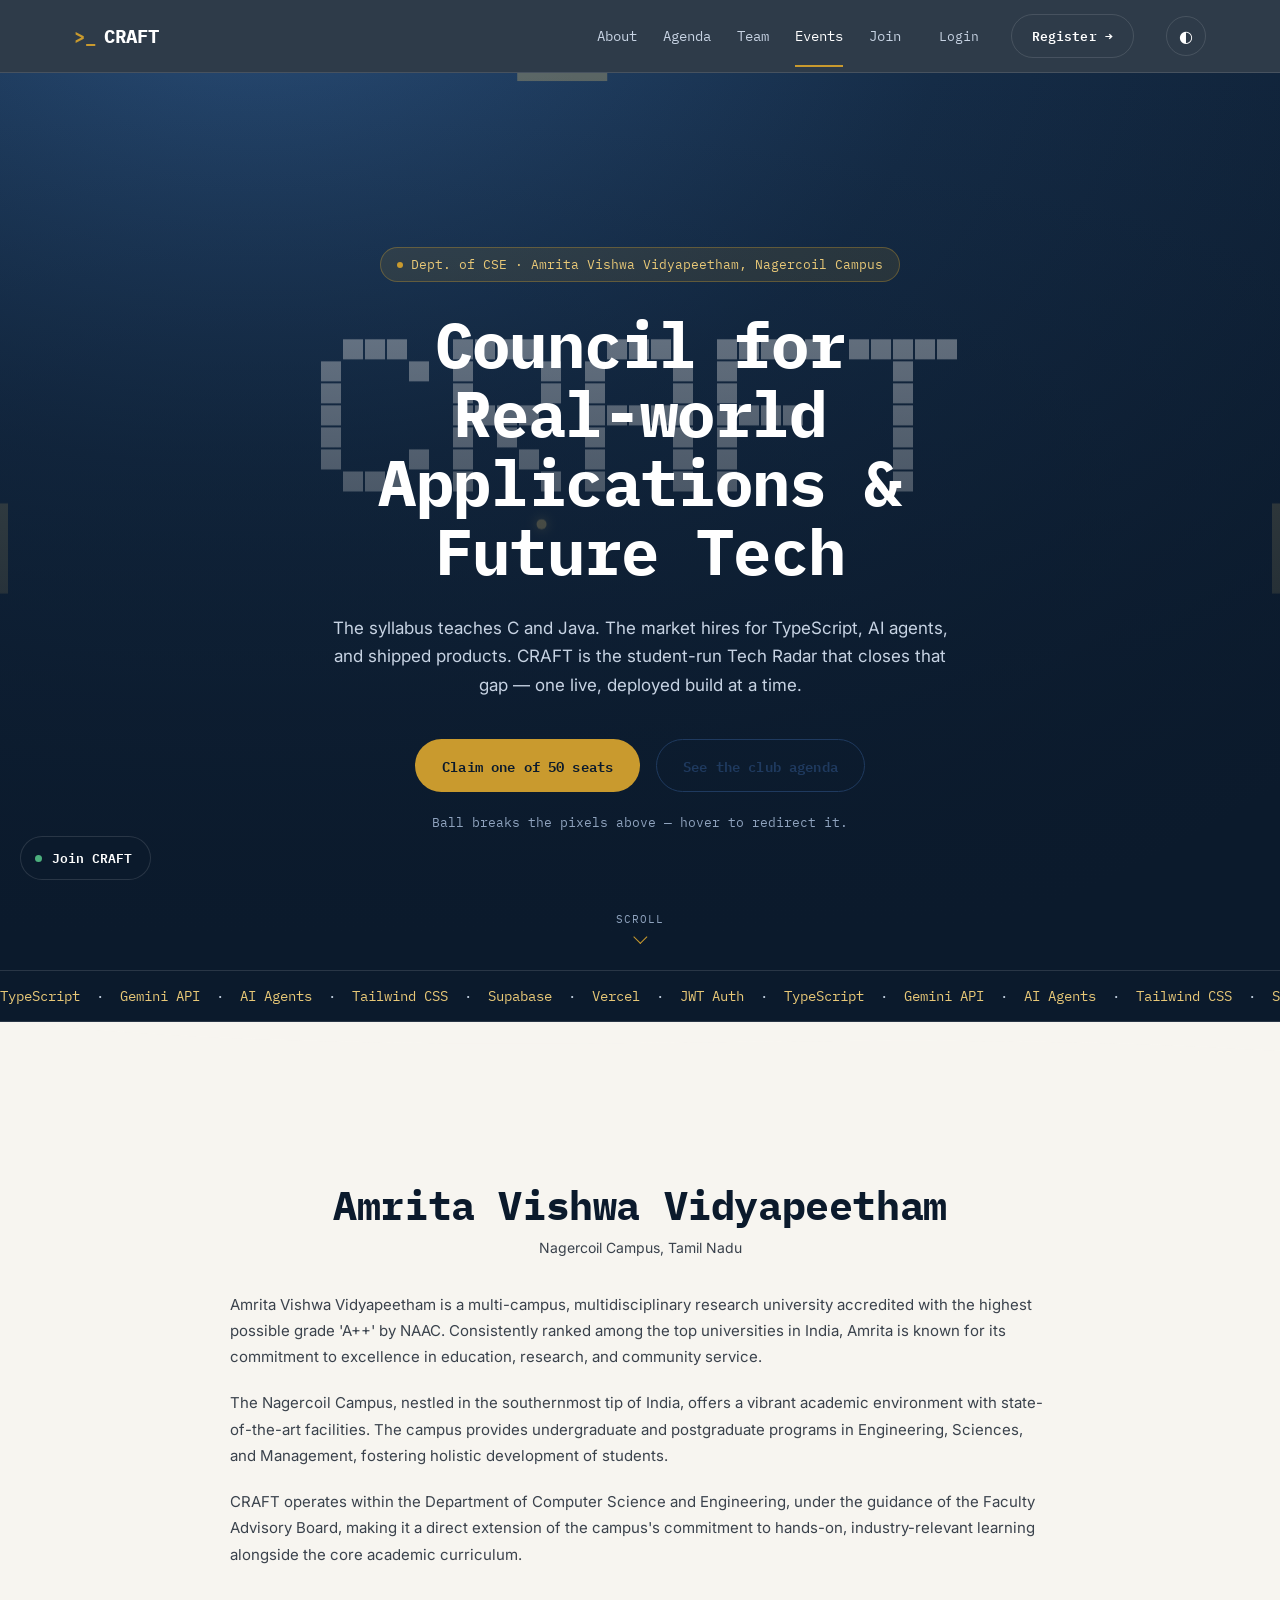
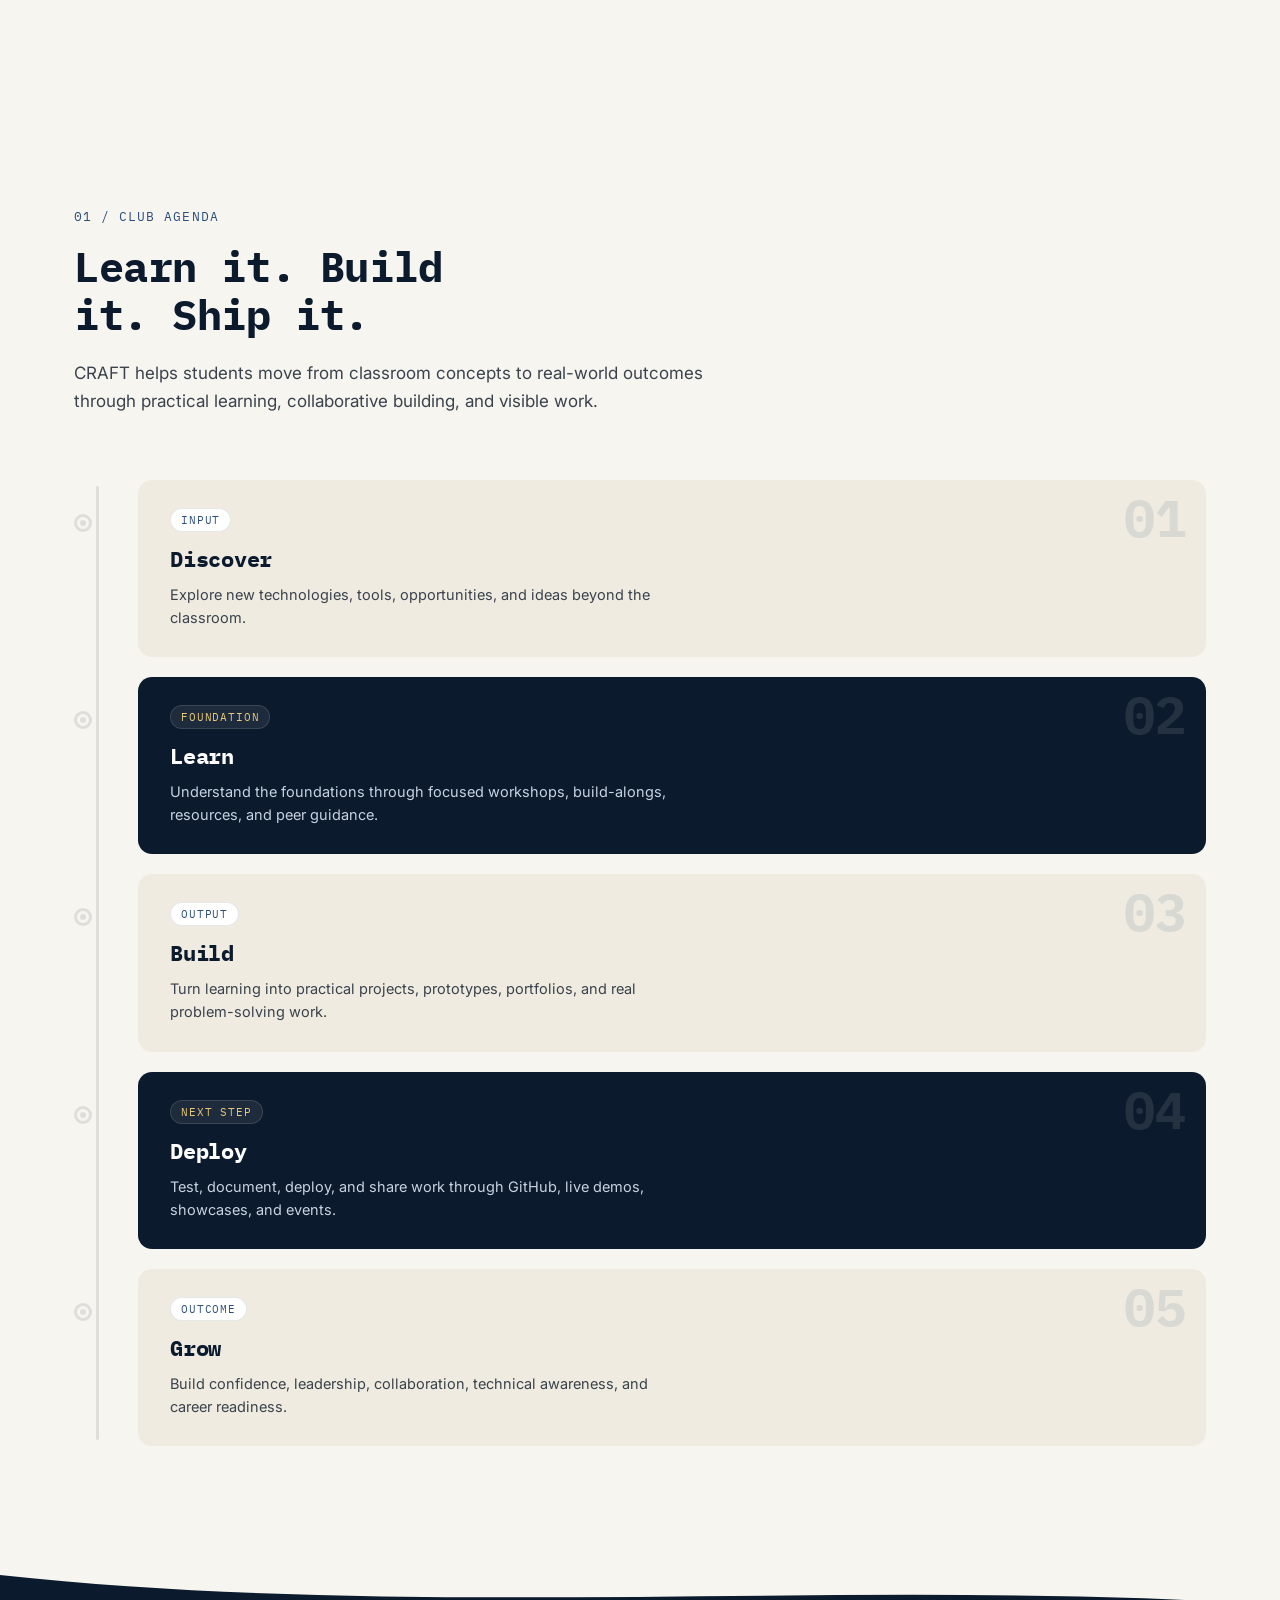
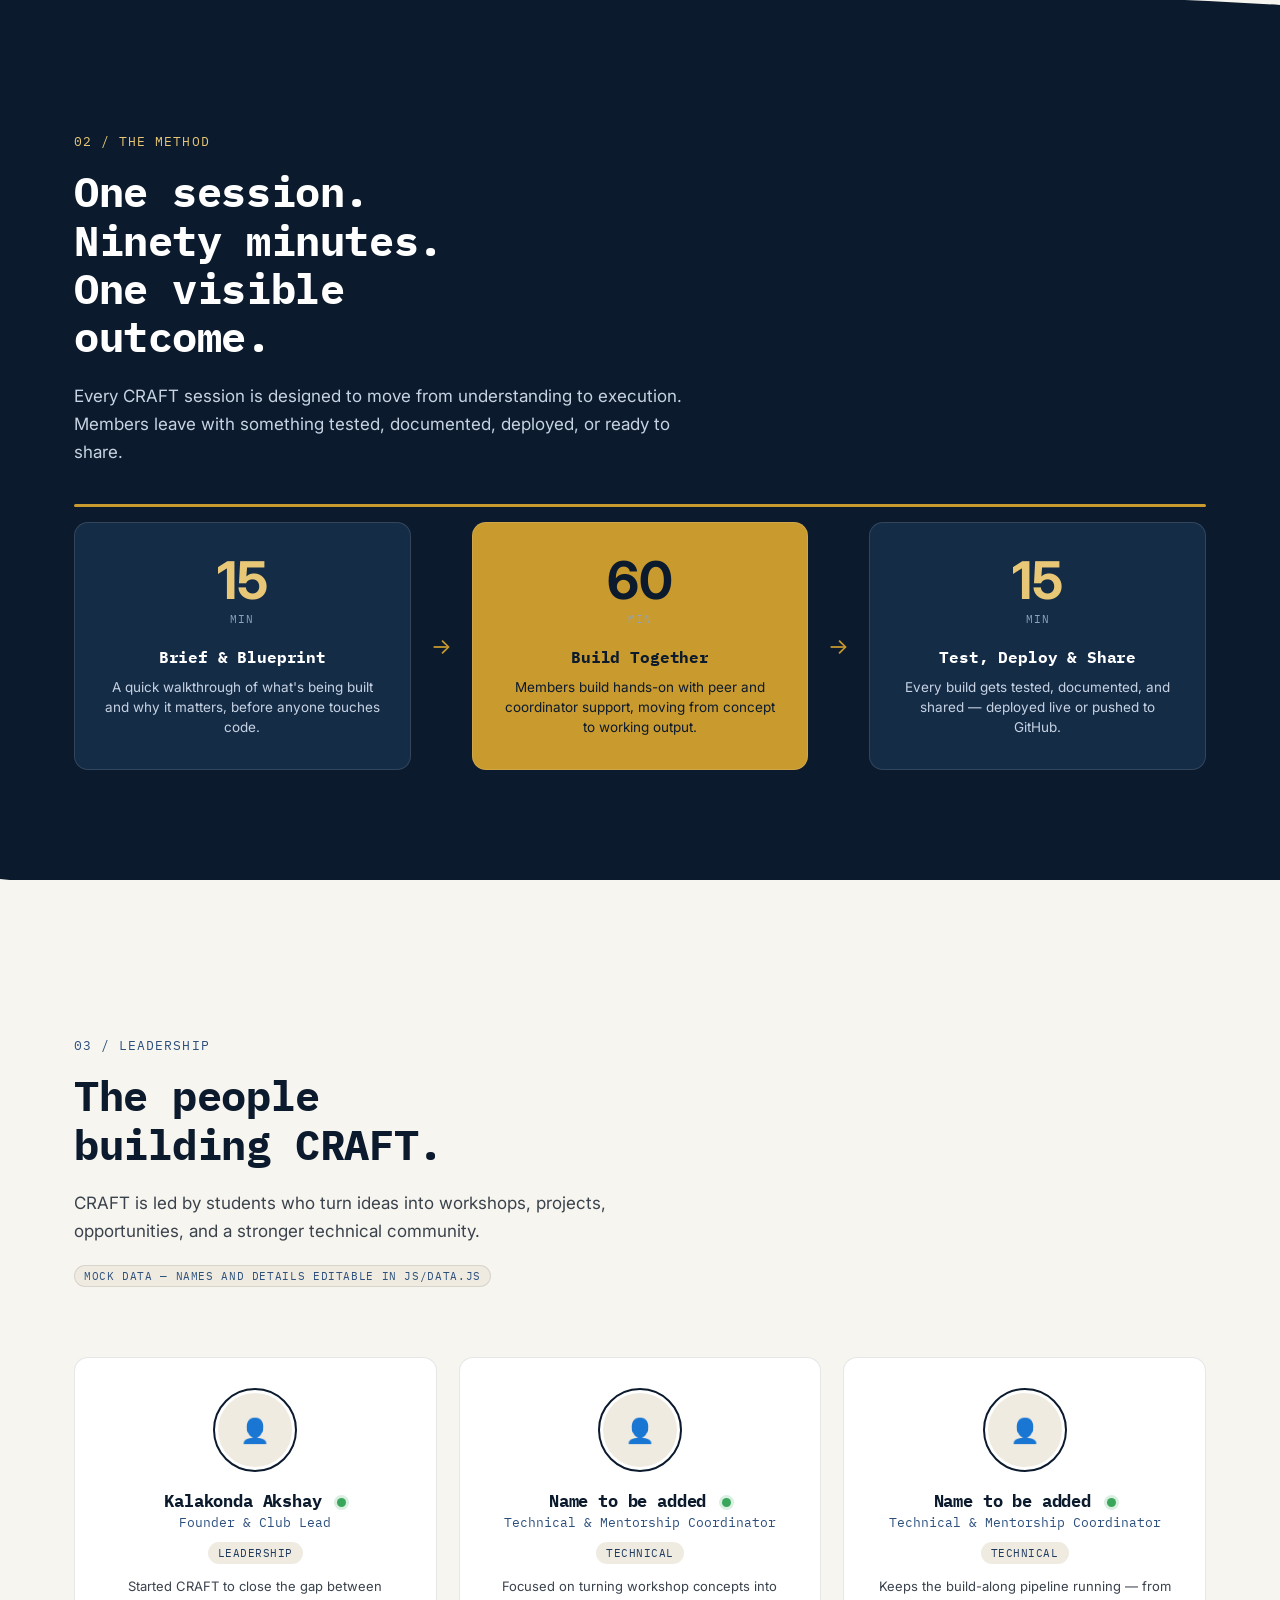
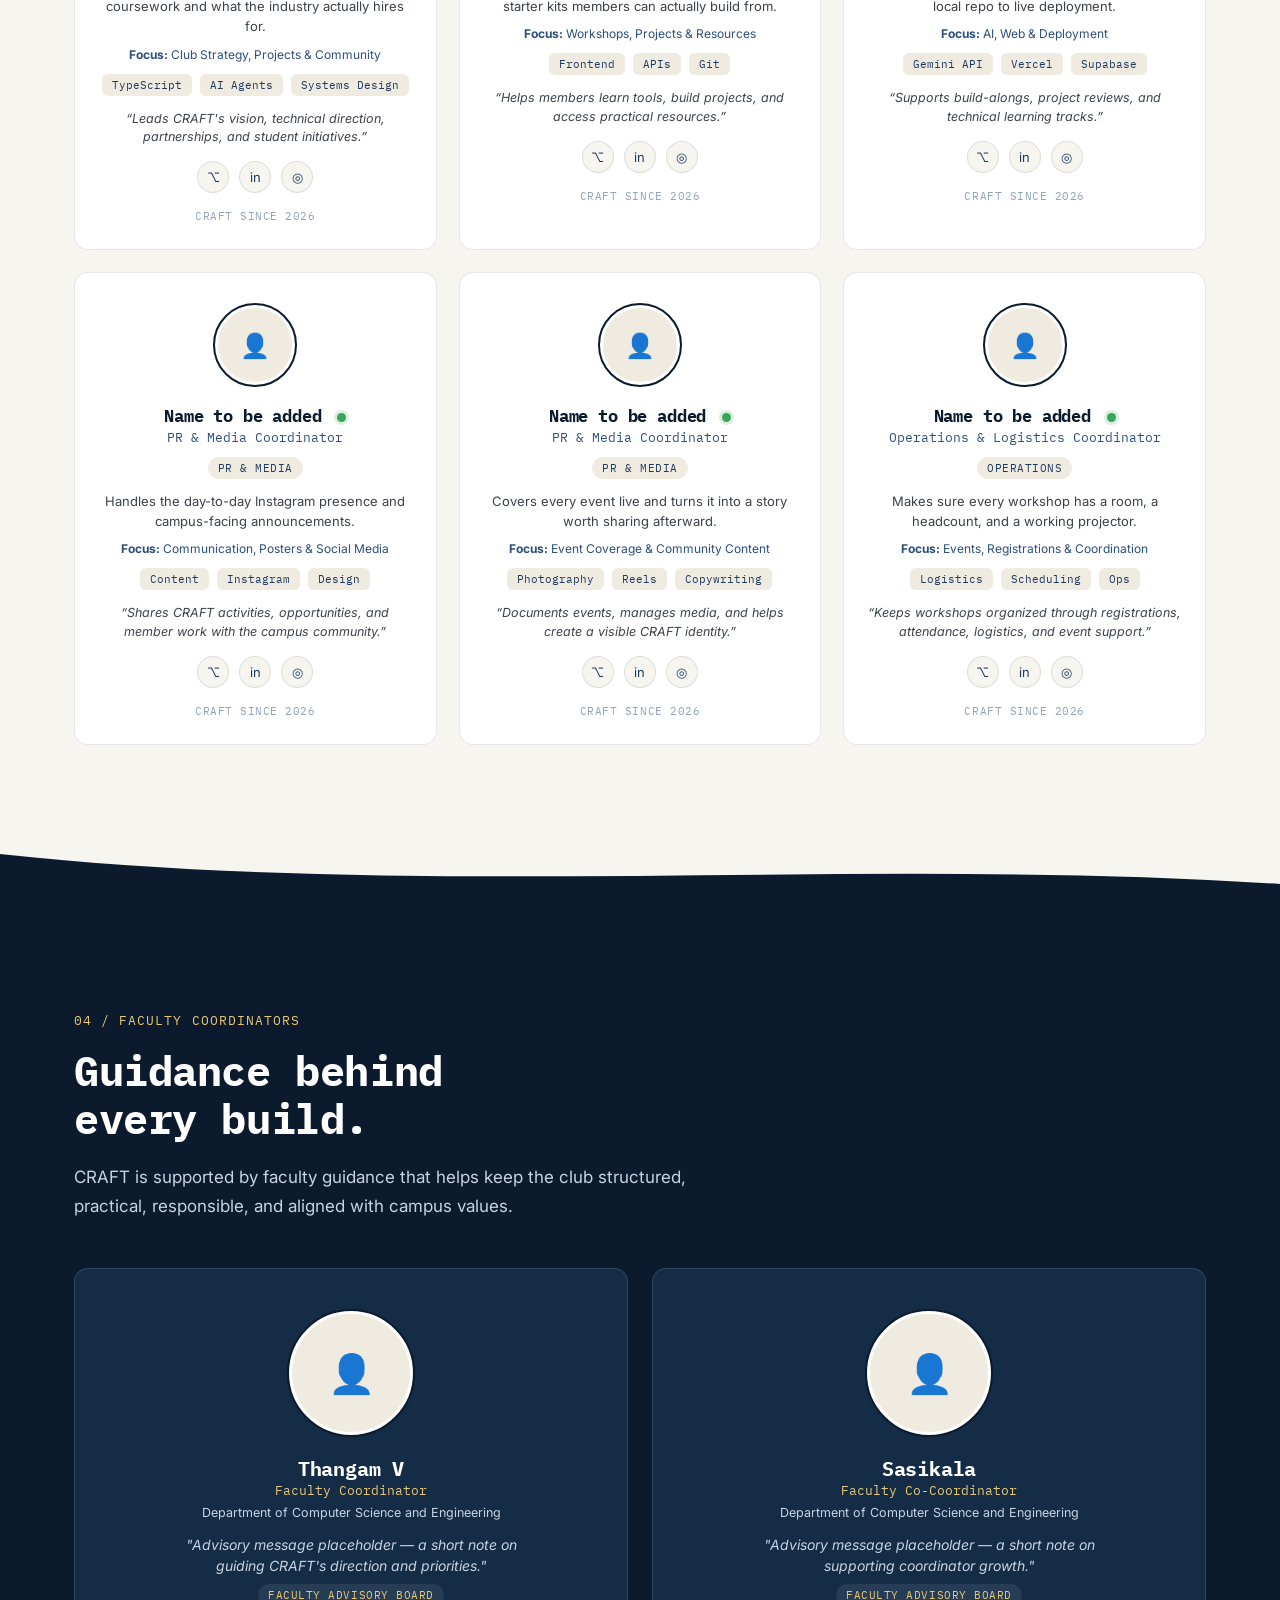
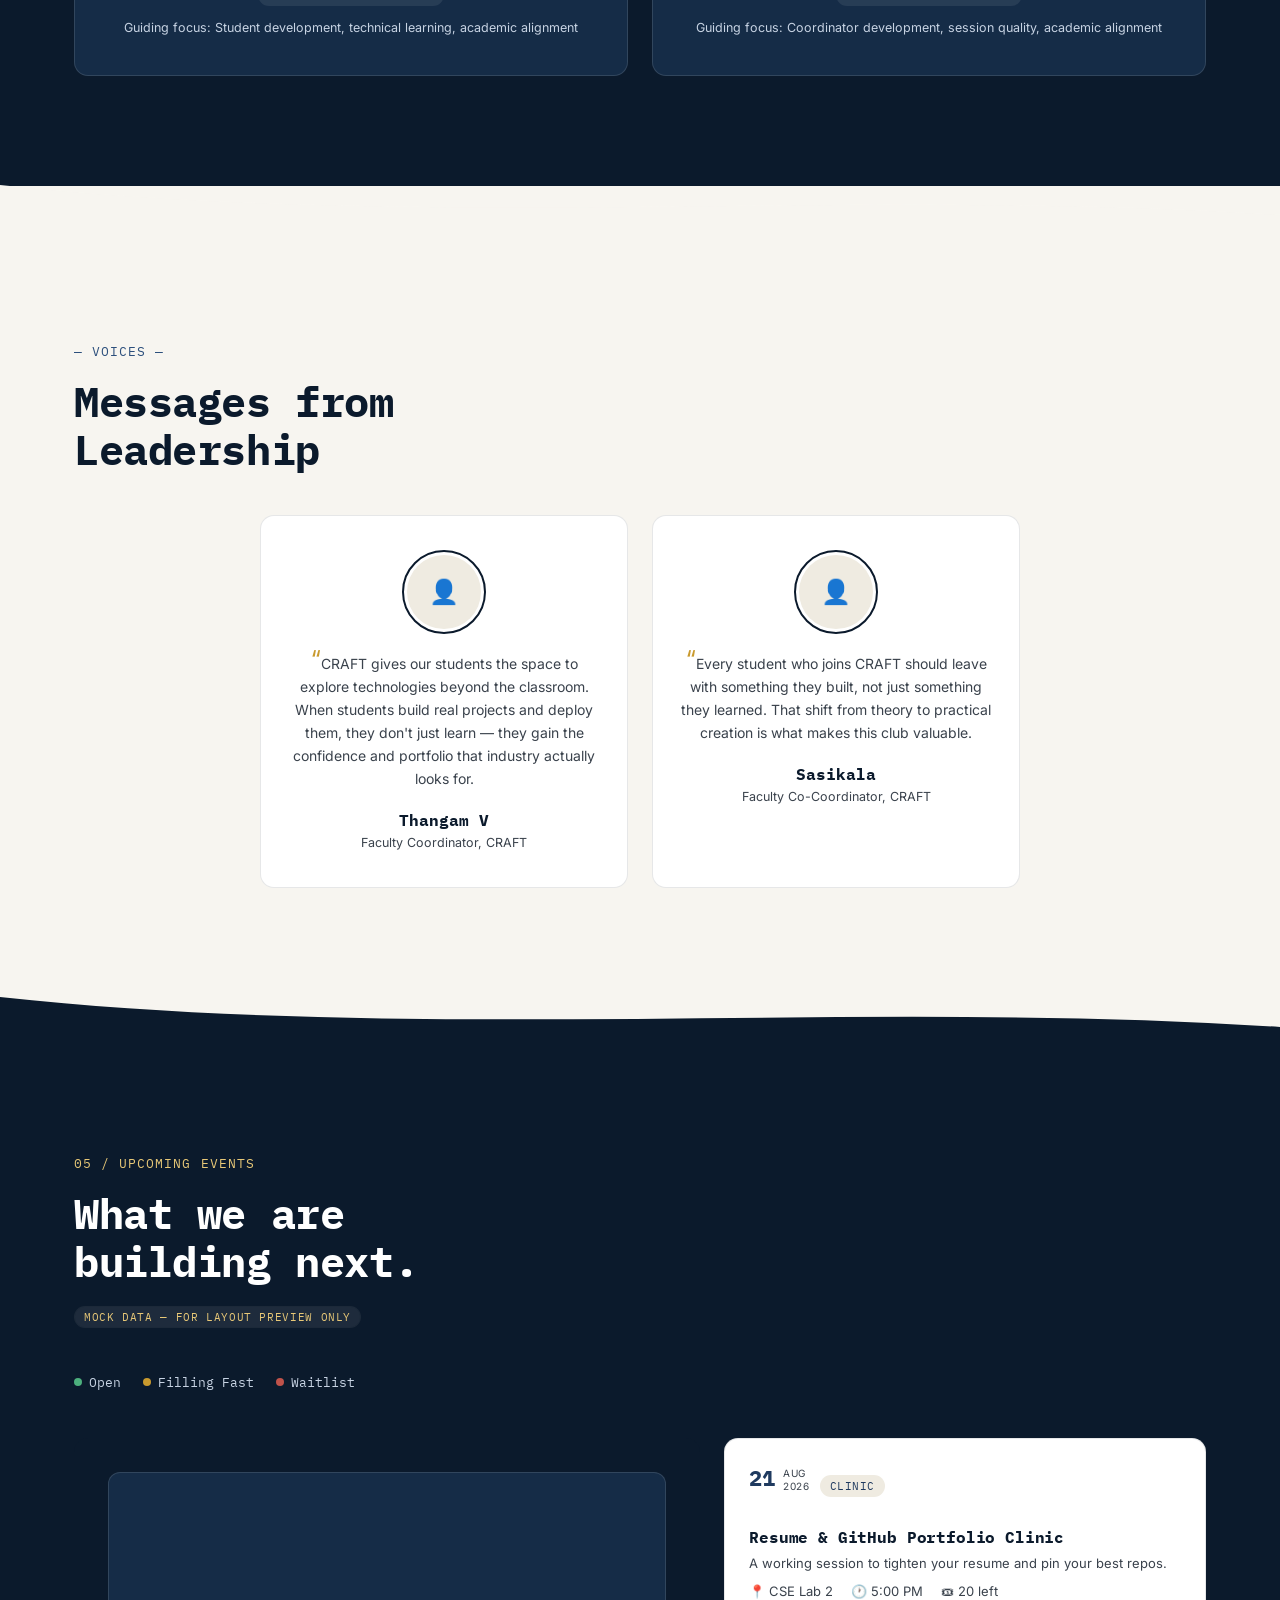
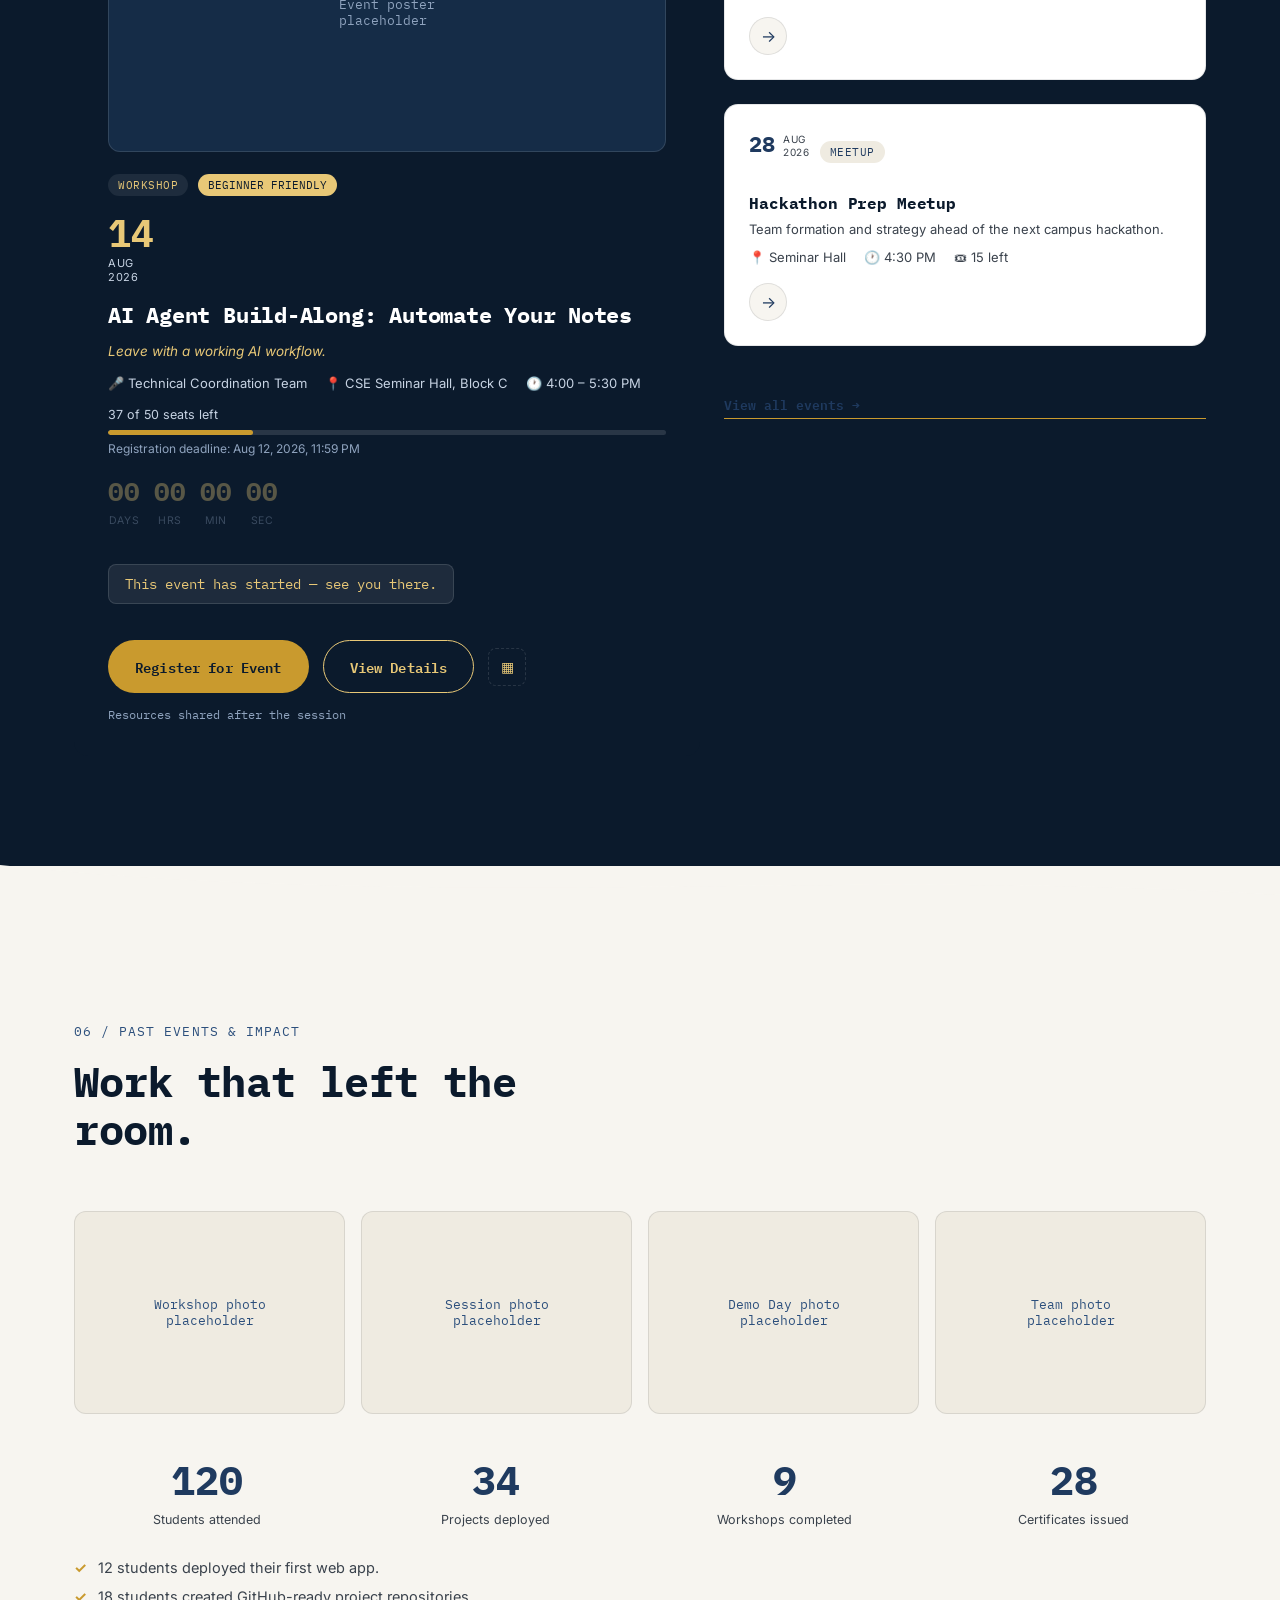
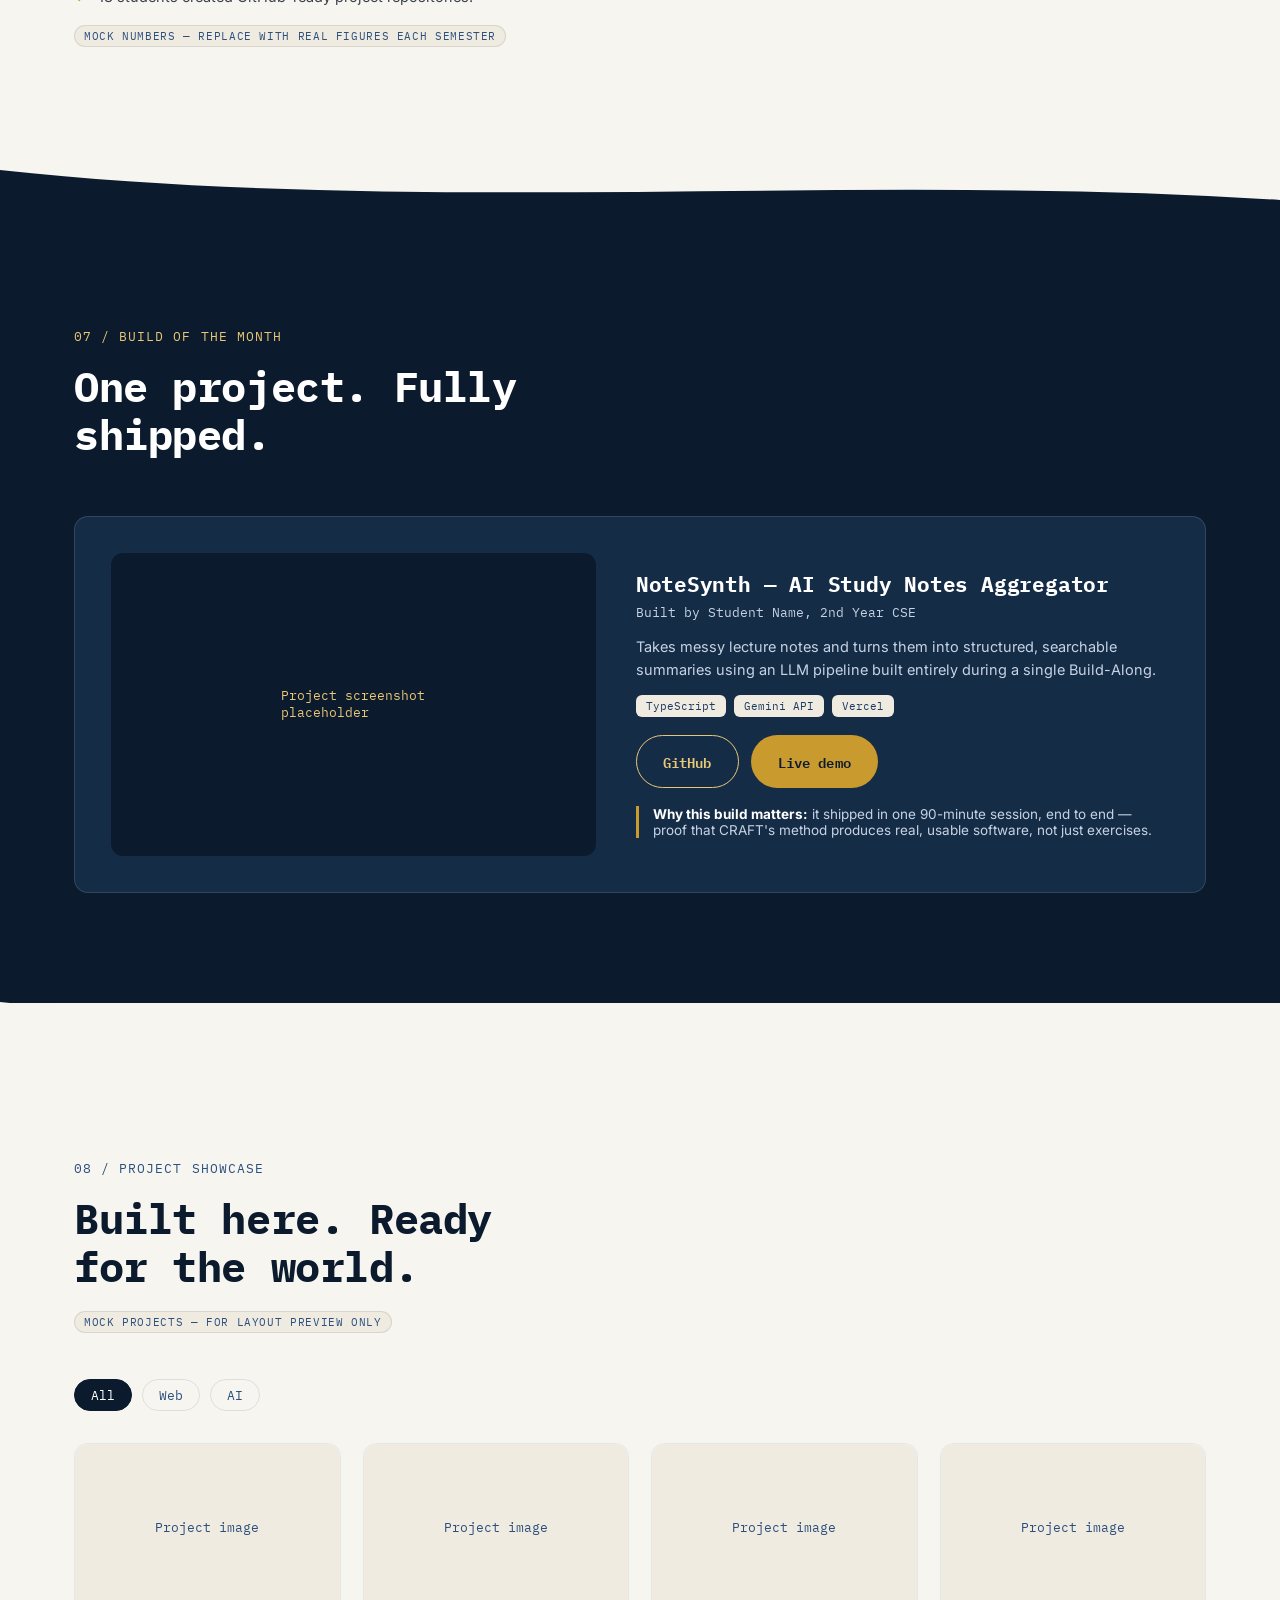
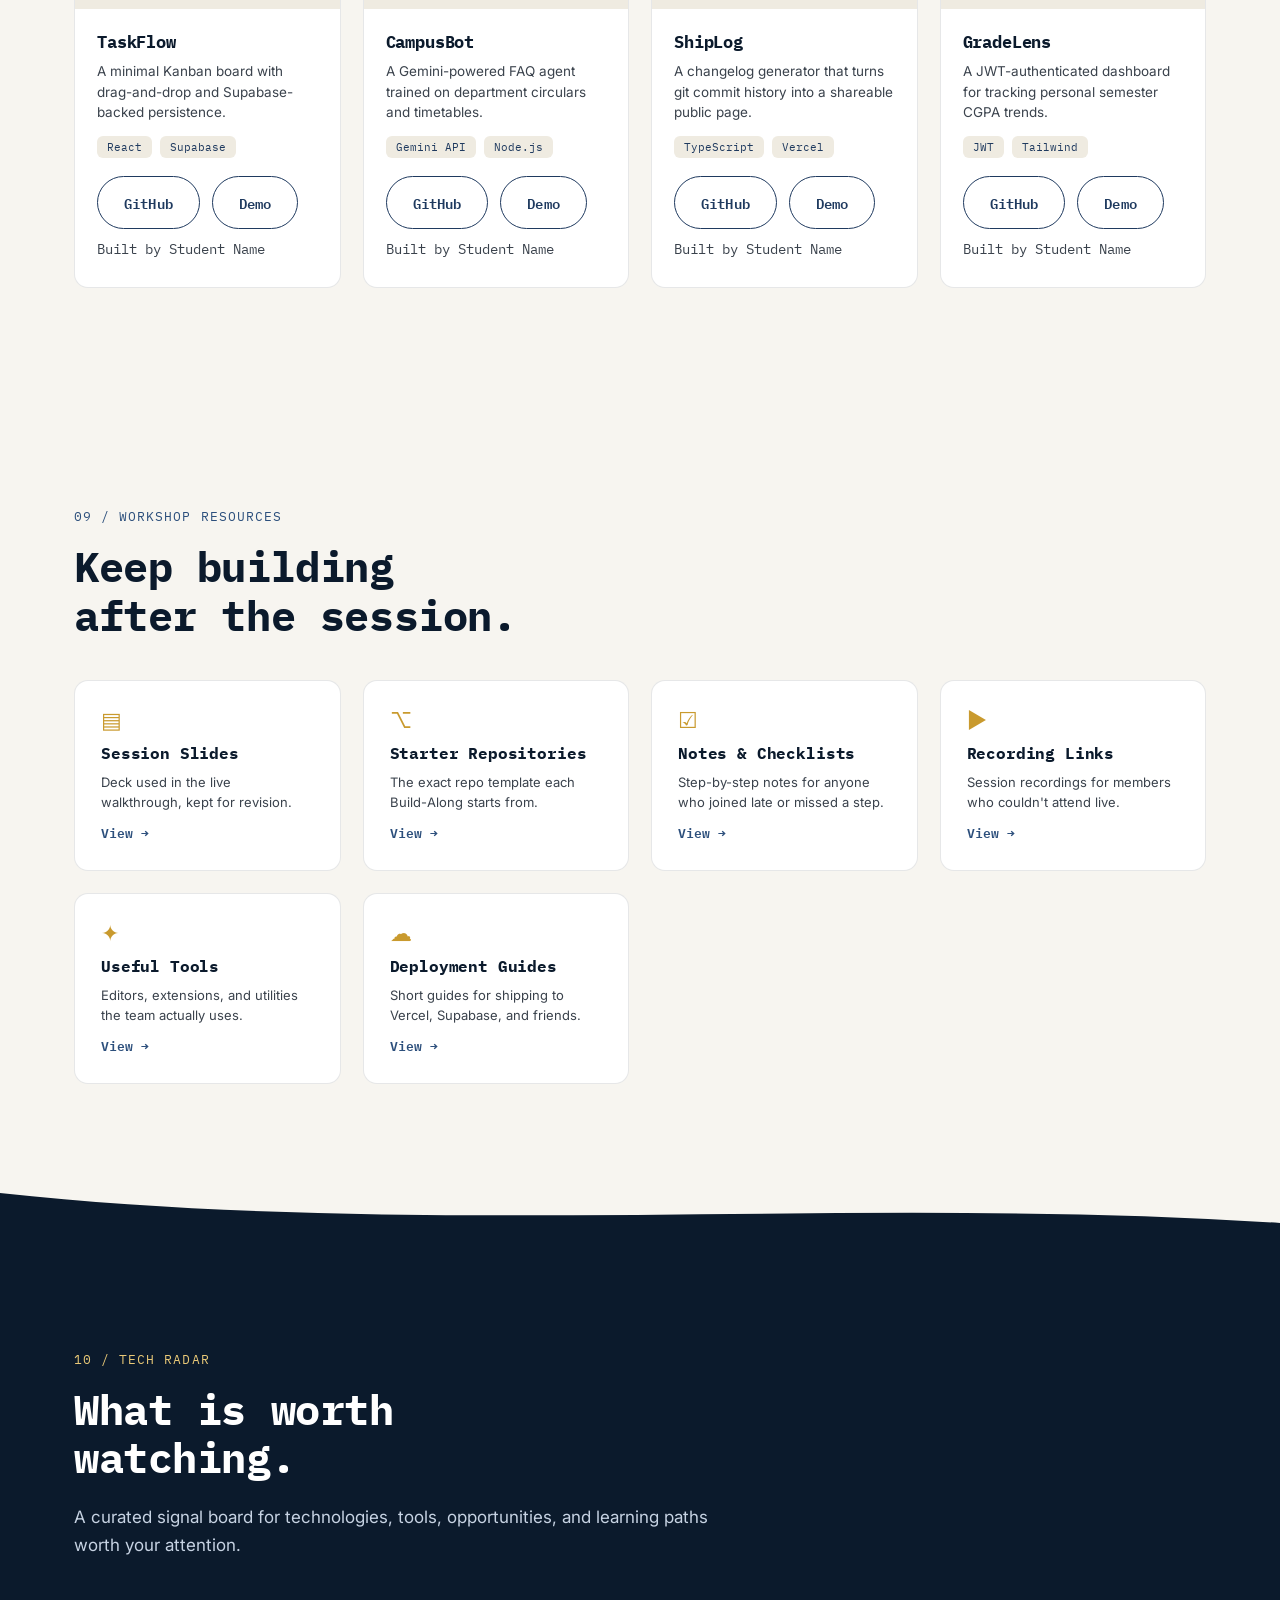
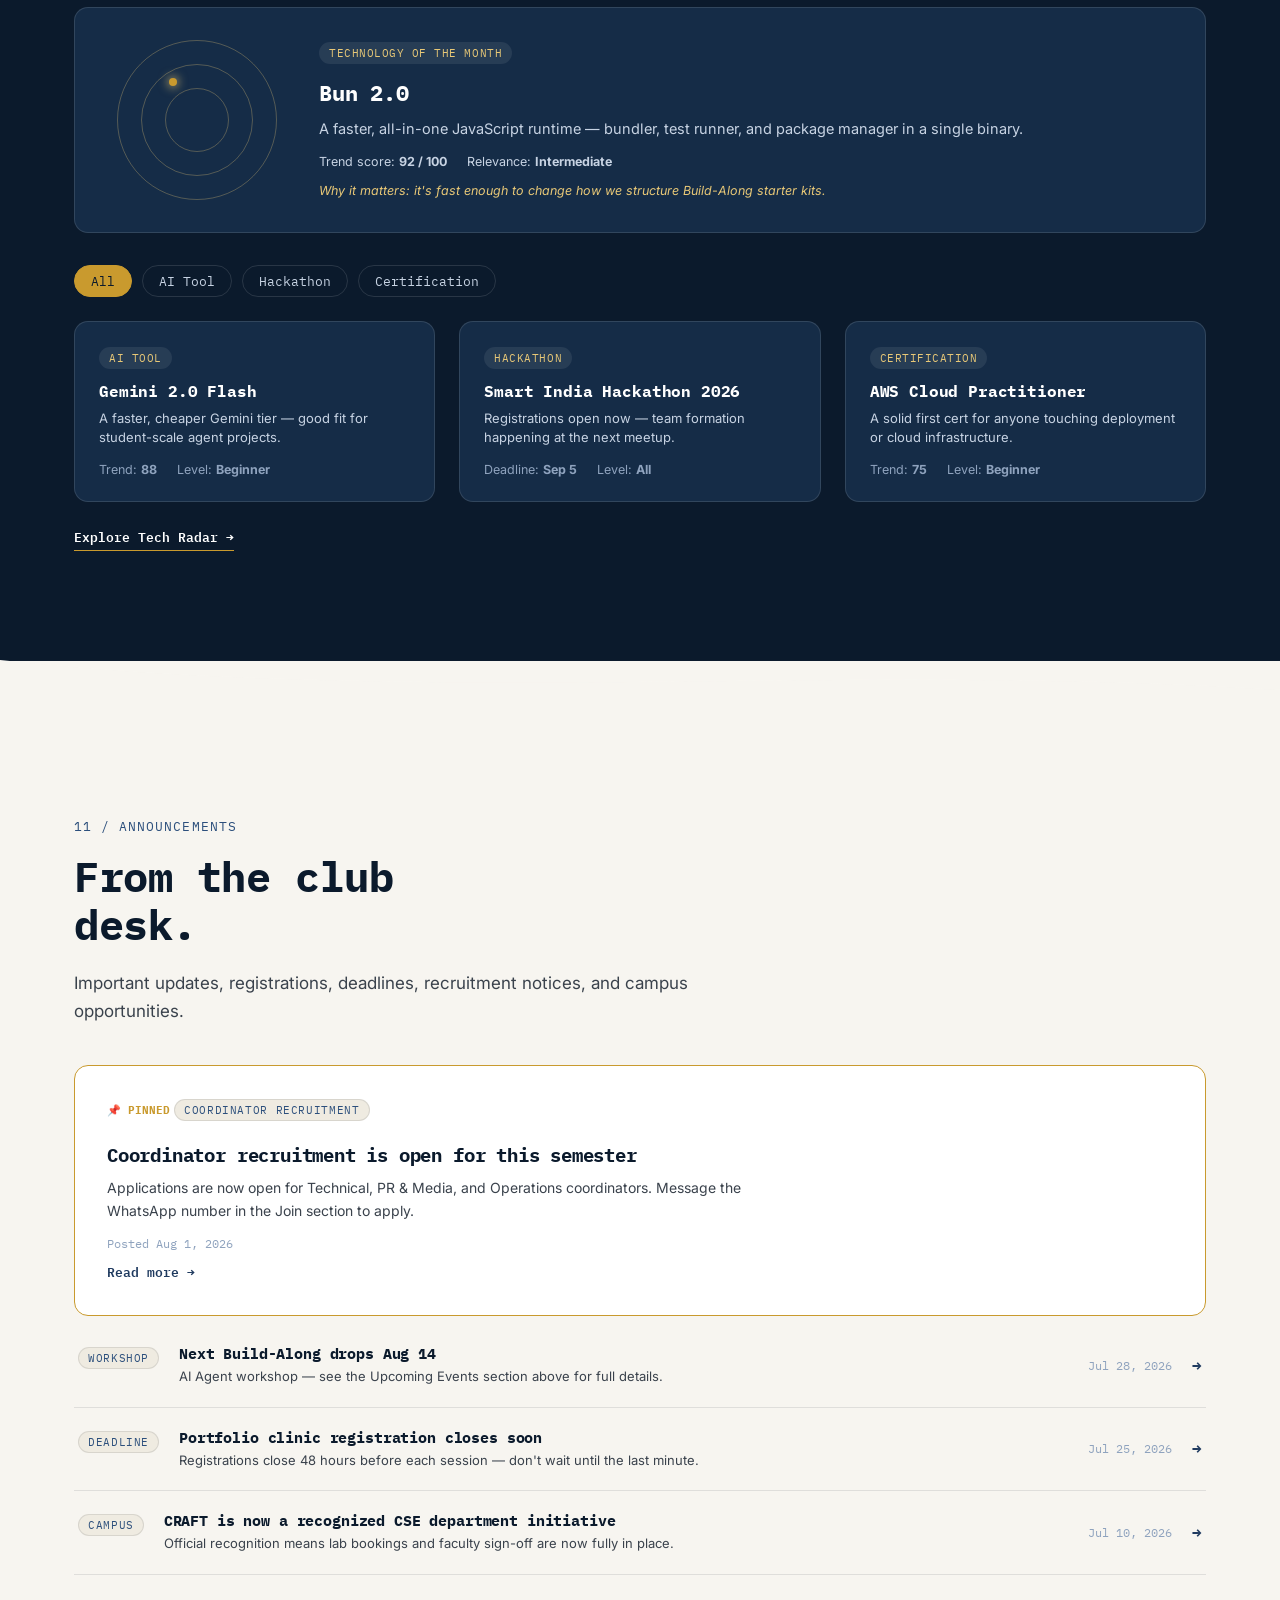
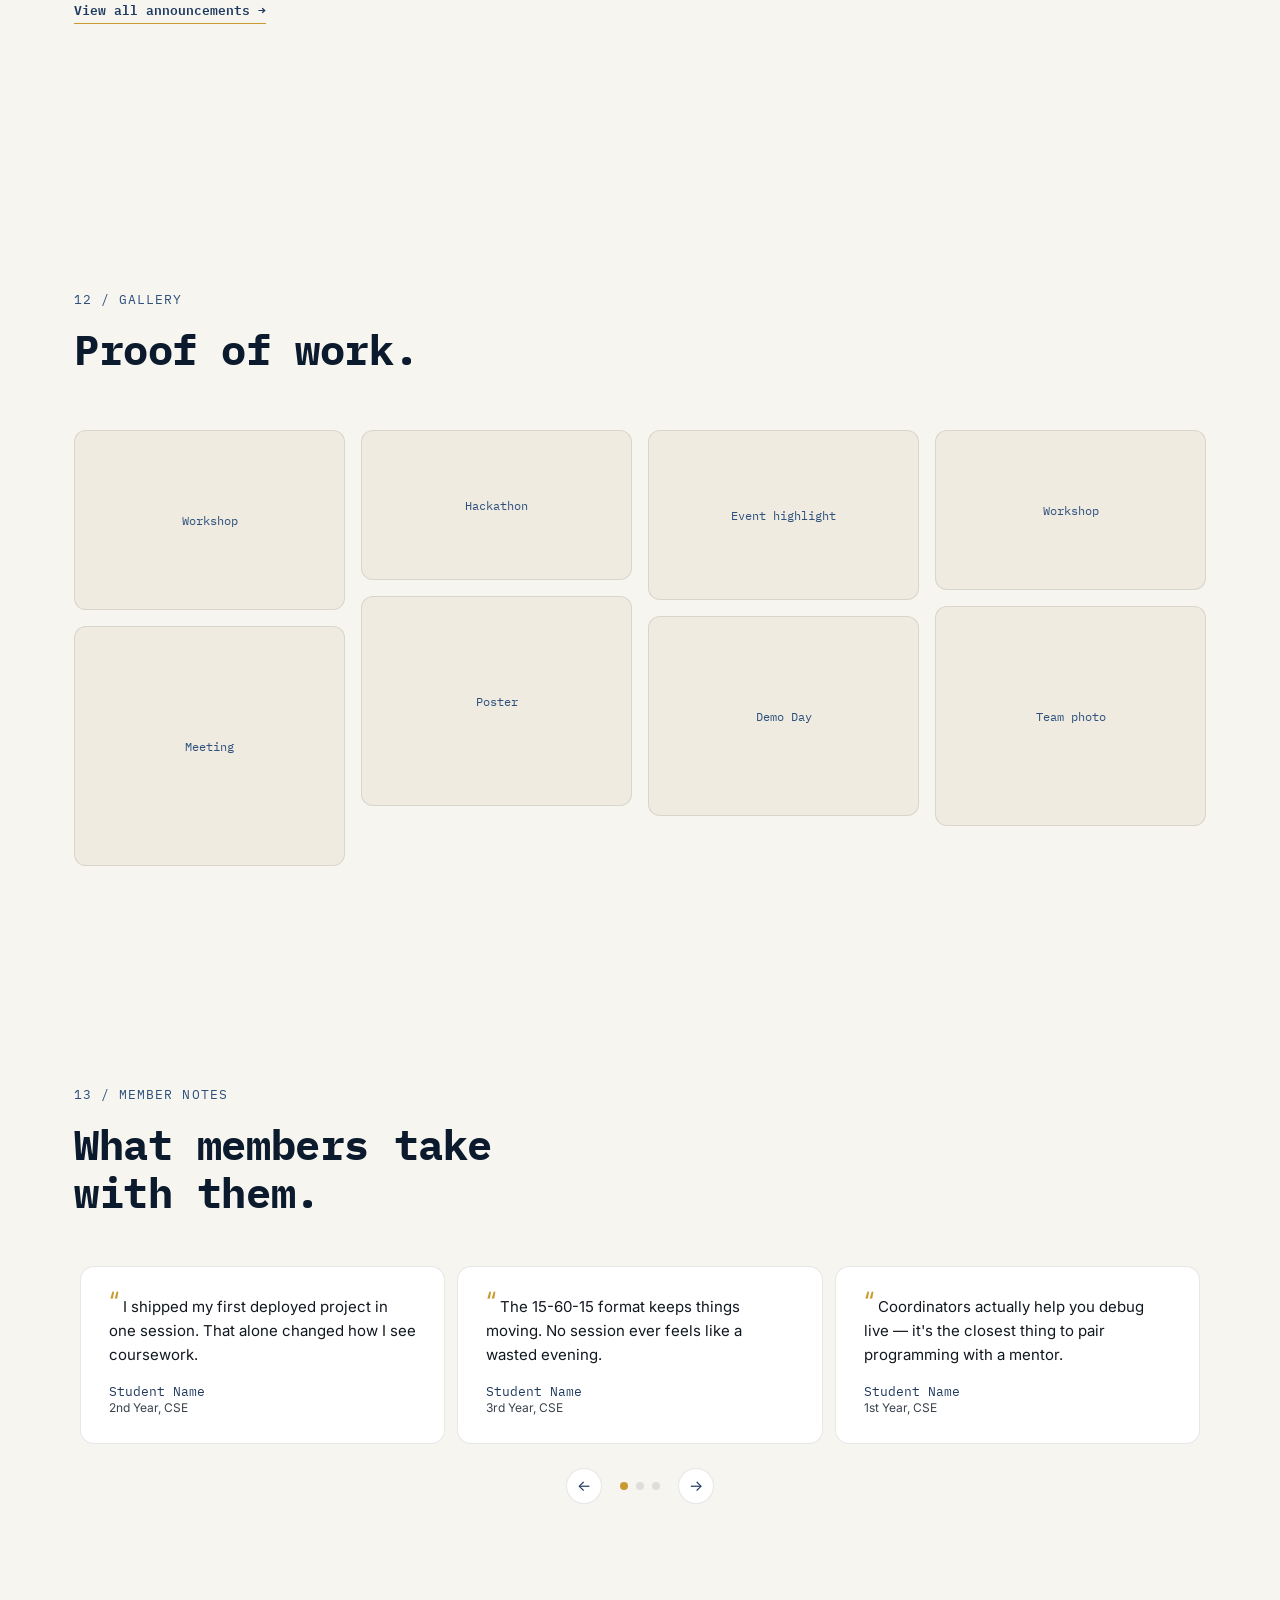
<file: index.html>
<!DOCTYPE html>
<html lang="en">
<head>
<meta charset="UTF-8">
<meta name="viewport" content="width=device-width, initial-scale=1, viewport-fit=cover">
<title>CRAFT — Council for Real-world Applications & Future Tech</title>
<meta name="description" content="CRAFT is the student-led Tech Radar club of the CSE Department at Amrita Vishwa Vidyapeetham, Nagercoil Campus — hands-on Build-Along workshops in trending languages, AI agents, and production deployment.">

<!-- Open Graph -->
<meta property="og:type" content="website">
<meta property="og:title" content="CRAFT — Council for Real-world Applications & Future Tech">
<meta property="og:description" content="Student-led Build-Along workshops at Amrita Vishwa Vidyapeetham, Nagercoil Campus — real projects, deployed live, in 90 minutes.">
<meta property="og:site_name" content="CRAFT">
<meta name="twitter:card" content="summary_large_image">
<meta name="twitter:title" content="CRAFT — Council for Real-world Applications & Future Tech">
<meta name="twitter:description" content="Student-led Build-Along workshops at Amrita Vishwa Vidyapeetham, Nagercoil Campus.">

<script type="application/ld+json">
{
  "@context": "https://schema.org",
  "@type": "Event",
  "name": "AI Agent Build-Along: Automate Your Notes",
  "startDate": "2026-08-14T16:00:00+05:30",
  "endDate": "2026-08-14T17:30:00+05:30",
  "eventAttendanceMode": "https://schema.org/OfflineEventAttendanceMode",
  "eventStatus": "https://schema.org/EventScheduled",
  "location": {
    "@type": "Place",
    "name": "CSE Seminar Hall, Block C",
    "address": "Amrita Vishwa Vidyapeetham, Nagercoil Campus, Tamil Nadu"
  },
  "organizer": {
    "@type": "Organization",
    "name": "CRAFT — Council for Real-world Applications & Future Tech"
  },
  "description": "A hands-on Build-Along workshop where members build and deploy an AI-powered note aggregator using the Gemini API."
}
</script>
<link rel="preconnect" href="https://fonts.googleapis.com">
<link rel="preconnect" href="https://fonts.gstatic.com" crossorigin>
<link href="https://fonts.googleapis.com/css2?family=IBM+Plex+Mono:wght@400;500;600;700&family=Inter:wght@400;500;600;700;800&display=swap" rel="stylesheet">
<link rel="stylesheet" href="css/style.css">
<link rel="icon" href="data:image/svg+xml,%3Csvg xmlns='http://www.w3.org/2000/svg' viewBox='0 0 100 100'%3E%3Crect width='100' height='100' rx='22' fill='%230B1A2C'/%3E%3Cpath d='M30 32 L18 50 L30 68' stroke='%23C99A2E' stroke-width='7' fill='none' stroke-linecap='round' stroke-linejoin='round'/%3E%3Cpath d='M70 32 L82 50 L70 68' stroke='%23FFFFFF' stroke-width='7' fill='none' stroke-linecap='round' stroke-linejoin='round'/%3E%3Crect x='46' y='58' width='9' height='9' rx='2' fill='%23C99A2E'/%3E%3C/svg%3E">
</head>
<body>

<a class="skip-link" href="#main">Skip to content</a>

<!-- ============ NAV ============ -->
<div class="scroll-progress" id="scrollProgress"></div>
<header class="site-nav" id="top">
  <div class="wrap nav-inner">
    <a class="brand" href="#top">
      <span class="brand-mark">&gt;_</span> CRAFT
    </a>
    <nav class="nav-links" aria-label="Primary">
      <a href="#about">About</a>
      <a href="#agenda">Agenda</a>
      <a href="#leadership">Team</a>
      <a href="#events">Events</a>
      <a href="#join">Join</a>
    </nav>
    <a class="nav-login-link" href="login.html">Login</a>
    <a class="btn btn-ghost nav-cta" href="#join">Register →</a>
    <button class="theme-toggle" id="themeToggle" aria-label="Toggle color / mono theme" title="Toggle color / mono theme">◐</button>
    <button class="nav-toggle" id="navToggle" aria-label="Toggle menu" aria-expanded="false">
      <span></span><span></span><span></span>
    </button>
  </div>
  <nav class="nav-links nav-links--mobile" id="mobileMenu" aria-label="Mobile">
    <button class="mobile-menu-close" id="mobileMenuClose" aria-label="Close menu">&times;</button>
    <a href="#about">About</a>
    <a href="#agenda">Agenda</a>
    <a href="#leadership">Team</a>
    <a href="#events">Events</a>
    <a href="#join">Join</a>
    <a href="login.html" style="color:var(--gold-300);">Login</a>
  </nav>
</header>

<main id="main">

  <!-- ============ HERO ============ -->
  <section class="hero">
    <canvas id="heroCanvas" aria-hidden="true"></canvas>
    <div class="hero-noise" aria-hidden="true"></div>
    <div class="wrap hero-inner">
      <p class="eyebrow"><span class="dot"></span> Dept. of CSE · Amrita Vishwa Vidyapeetham, Nagercoil Campus</p>
      <h1 class="hero-title">
        Council for Real-world<br>
        Applications &amp; Future Tech
      </h1>
      <p class="hero-sub">
        The syllabus teaches C and Java. The market hires for TypeScript, AI agents, and shipped products.
        CRAFT is the student-run Tech Radar that closes that gap — one live, deployed build at a time.
      </p>
      <div class="hero-actions">
        <a href="#join" class="btn btn-primary">Claim one of 50 seats</a>
        <a href="#agenda" class="btn btn-outline">See the club agenda</a>
      </div>
      <p class="hero-note">Ball breaks the pixels above — hover to redirect it. <span class="reduced-only">(Animation paused: reduced motion is on.)</span></p>
    </div>
  </section>

  <!-- ============ TICKER ============ -->
  <section class="ticker" aria-label="Technologies covered">
    <div class="ticker-track">
      <span>TypeScript</span><span>·</span>
      <span>Gemini API</span><span>·</span>
      <span>AI Agents</span><span>·</span>
      <span>Tailwind CSS</span><span>·</span>
      <span>Supabase</span><span>·</span>
      <span>Vercel</span><span>·</span>
      <span>JWT Auth</span><span>·</span>
      <span>TypeScript</span><span>·</span>
      <span>Gemini API</span><span>·</span>
      <span>AI Agents</span><span>·</span>
      <span>Tailwind CSS</span><span>·</span>
      <span>Supabase</span><span>·</span>
      <span>Vercel</span><span>·</span>
      <span>JWT Auth</span><span>·</span>
    </div>
  </section>
  <svg class="section-divider section-divider--to-light" viewBox="0 0 1440 48" preserveAspectRatio="none" aria-hidden="true"><path d="M0,0 C480,46 960,2 1440,30 L1440,48 L0,48 Z"></path></svg>


  <!-- ============ ABOUT THE CAMPUS ============ -->
  <section class="section" id="about">
    <div class="wrap">
      <div class="about-block reveal">
        <h2>Amrita Vishwa Vidyapeetham</h2>
        <p class="about-sub">Nagercoil Campus, Tamil Nadu</p>
        <div class="about-body">
          <p>
            Amrita Vishwa Vidyapeetham is a multi-campus, multidisciplinary research university accredited with
            the highest possible grade 'A++' by NAAC. Consistently ranked among the top universities in India,
            Amrita is known for its commitment to excellence in education, research, and community service.
          </p>
          <p>
            The Nagercoil Campus, nestled in the southernmost tip of India, offers a vibrant academic environment
            with state-of-the-art facilities. The campus provides undergraduate and postgraduate programs in
            Engineering, Sciences, and Management, fostering holistic development of students.
          </p>
          <p>
            CRAFT operates within the Department of Computer Science and Engineering, under the guidance of the
            Faculty Advisory Board, making it a direct extension of the campus's commitment to hands-on,
            industry-relevant learning alongside the core academic curriculum.
          </p>
        </div>
      </div>
    </div>
  </section>

  <!-- ============ 01 / CLUB AGENDA ============ -->
  <section class="section" id="agenda">
    <div class="wrap">
      <p class="kicker">01 / Club Agenda</p>
      <h2 class="section-title">Learn it. Build it. Ship it.</h2>
      <p class="section-lede">
        CRAFT helps students move from classroom concepts to real-world outcomes through practical learning,
        collaborative building, and visible work.
      </p>

      <div class="process-flow">
        <div class="process-line" aria-hidden="true"><div class="process-line-fill" id="processLineFill"></div></div>

        <div class="process-stage reveal">
          <div class="process-num">01</div>
          <div class="process-content">
            <span class="process-tag">INPUT</span>
            <h3>Discover</h3>
            <p>Explore new technologies, tools, opportunities, and ideas beyond the classroom.</p>
          </div>
        </div>

        <div class="process-stage process-stage--dark reveal">
          <div class="process-num">02</div>
          <div class="process-content">
            <span class="process-tag">FOUNDATION</span>
            <h3>Learn</h3>
            <p>Understand the foundations through focused workshops, build-alongs, resources, and peer guidance.</p>
          </div>
        </div>

        <div class="process-stage reveal">
          <div class="process-num">03</div>
          <div class="process-content">
            <span class="process-tag">OUTPUT</span>
            <h3>Build</h3>
            <p>Turn learning into practical projects, prototypes, portfolios, and real problem-solving work.</p>
          </div>
        </div>

        <div class="process-stage process-stage--dark reveal">
          <div class="process-num">04</div>
          <div class="process-content">
            <span class="process-tag">NEXT STEP</span>
            <h3>Deploy</h3>
            <p>Test, document, deploy, and share work through GitHub, live demos, showcases, and events.</p>
          </div>
        </div>

        <div class="process-stage reveal">
          <div class="process-num">05</div>
          <div class="process-content">
            <span class="process-tag">OUTCOME</span>
            <h3>Grow</h3>
            <p>Build confidence, leadership, collaboration, technical awareness, and career readiness.</p>
          </div>
        </div>
      </div>
    </div>
  </section>
  <svg class="section-divider section-divider--to-dark" viewBox="0 0 1440 48" preserveAspectRatio="none" aria-hidden="true"><path d="M0,0 C480,46 960,2 1440,30 L1440,48 L0,48 Z"></path></svg>


  <!-- ============ 02 / THE METHOD (15-60-15) ============ -->
  <section class="section section--dark" id="framework">
    <div class="wrap">
      <p class="kicker kicker--light">02 / The Method</p>
      <h2 class="section-title section-title--light">One session. Ninety minutes.<br>One visible outcome.</h2>
      <p class="section-lede section-lede--light">
        Every CRAFT session is designed to move from understanding to execution. Members leave with something
        tested, documented, deployed, or ready to share.
      </p>

      <div class="method-track">
        <div class="method-step">
          <div class="method-num">15</div>
          <span class="method-unit">min</span>
          <h3>Brief &amp; Blueprint</h3>
          <p>A quick walkthrough of what's being built and why it matters, before anyone touches code.</p>
        </div>
        <div class="method-arrow">→</div>
        <div class="method-step method-step--active">
          <div class="method-num">60</div>
          <span class="method-unit">min</span>
          <h3>Build Together</h3>
          <p>Members build hands-on with peer and coordinator support, moving from concept to working output.</p>
        </div>
        <div class="method-arrow">→</div>
        <div class="method-step">
          <div class="method-num">15</div>
          <span class="method-unit">min</span>
          <h3>Test, Deploy &amp; Share</h3>
          <p>Every build gets tested, documented, and shared — deployed live or pushed to GitHub.</p>
        </div>
      </div>
    </div>
  </section>
  <svg class="section-divider section-divider--to-light" viewBox="0 0 1440 48" preserveAspectRatio="none" aria-hidden="true"><path d="M0,0 C480,46 960,2 1440,30 L1440,48 L0,48 Z"></path></svg>


  <!-- ============ 03 / LEADERSHIP ============ -->
  <section class="section" id="leadership">
    <div class="wrap">
      <p class="kicker">03 / Leadership</p>
      <h2 class="section-title">The people building CRAFT.</h2>
      <p class="section-lede">
        CRAFT is led by students who turn ideas into workshops, projects, opportunities, and a stronger
        technical community.
      </p>
      <p class="mock-tag" style="margin-top:20px;">Mock data — names and details editable in js/data.js</p>

      <div class="grid-6" id="leadershipGrid"></div>
    </div>
  </section>
  <svg class="section-divider section-divider--to-dark" viewBox="0 0 1440 48" preserveAspectRatio="none" aria-hidden="true"><path d="M0,0 C480,46 960,2 1440,30 L1440,48 L0,48 Z"></path></svg>


  <!-- ============ 04 / FACULTY COORDINATORS ============ -->
  <section class="section section--dark" id="faculty">
    <div class="wrap">
      <p class="kicker kicker--light">04 / Faculty Coordinators</p>
      <h2 class="section-title section-title--light">Guidance behind every build.</h2>
      <p class="section-lede section-lede--light">
        CRAFT is supported by faculty guidance that helps keep the club structured, practical, responsible,
        and aligned with campus values.
      </p>

      <div class="grid-2" style="margin-top:48px;">
        <article class="faculty-card reveal">
          <div class="photo-ring photo-ring--lg"><div class="photo-ring-inner">👤</div></div>
          <h3>Thangam V</h3>
          <span class="coord-role">Faculty Coordinator</span>
          <span class="coord-dept" style="color:var(--mist-200);">Department of Computer Science and Engineering</span>
          <p class="coord-desc" style="color:var(--mist-200);">"Advisory message placeholder — a short note on guiding CRAFT's direction and priorities."</p>
          <span class="badge-pill badge-pill--dark">Faculty Advisory Board</span>
          <p class="faculty-focus">Guiding focus: Student development, technical learning, academic alignment</p>
        </article>
        <article class="faculty-card reveal">
          <div class="photo-ring photo-ring--lg"><div class="photo-ring-inner">👤</div></div>
          <h3>Sasikala</h3>
          <span class="coord-role">Faculty Co-Coordinator</span>
          <span class="coord-dept" style="color:var(--mist-200);">Department of Computer Science and Engineering</span>
          <p class="coord-desc" style="color:var(--mist-200);">"Advisory message placeholder — a short note on supporting coordinator growth."</p>
          <span class="badge-pill badge-pill--dark">Faculty Advisory Board</span>
          <p class="faculty-focus">Guiding focus: Coordinator development, session quality, academic alignment</p>
        </article>
      </div>
    </div>
  </section>
  <svg class="section-divider section-divider--to-light" viewBox="0 0 1440 48" preserveAspectRatio="none" aria-hidden="true"><path d="M0,0 C480,46 960,2 1440,30 L1440,48 L0,48 Z"></path></svg>


  <!-- ============ MESSAGES FROM LEADERSHIP (voices) ============ -->
  <section class="section" id="leadership-voices">
    <div class="wrap">
      <p class="kicker">— Voices —</p>
      <h2 class="section-title">Messages from Leadership</h2>

      <div class="grid-2 grid-2--centered" style="margin-top:40px;">
        <article class="leader-card reveal">
          <div class="photo-ring photo-ring--sm"><div class="photo-ring-inner">👤</div></div>
          <p class="leader-quote">CRAFT gives our students the space to explore technologies beyond the classroom. When students build real projects and deploy them, they don't just learn — they gain the confidence and portfolio that industry actually looks for.</p>
          <p class="leader-name">Thangam V</p>
          <p class="leader-role">Faculty Coordinator, CRAFT</p>
        </article>
        <article class="leader-card reveal">
          <div class="photo-ring photo-ring--sm"><div class="photo-ring-inner">👤</div></div>
          <p class="leader-quote">Every student who joins CRAFT should leave with something they built, not just something they learned. That shift from theory to practical creation is what makes this club valuable.</p>
          <p class="leader-name">Sasikala</p>
          <p class="leader-role">Faculty Co-Coordinator, CRAFT</p>
        </article>
      </div>
    </div>
  </section>
  <svg class="section-divider section-divider--to-dark" viewBox="0 0 1440 48" preserveAspectRatio="none" aria-hidden="true"><path d="M0,0 C480,46 960,2 1440,30 L1440,48 L0,48 Z"></path></svg>



  <!-- ============ 05 / UPCOMING EVENTS ============ -->
  <section class="section section--dark" id="events">
    <div class="wrap">
      <p class="kicker kicker--light">05 / Upcoming Events</p>
      <h2 class="section-title section-title--light">What we are building next.</h2>
      <p class="mock-tag" style="margin-top:20px; background:rgba(255,255,255,0.08); color:var(--gold-300);">Mock data — for layout preview only</p>

      <div class="event-legend reveal">
        <span><span class="legend-dot legend-dot--open"></span> Open</span>
        <span><span class="legend-dot legend-dot--filling"></span> Filling Fast</span>
        <span><span class="legend-dot legend-dot--waitlist"></span> Waitlist</span>
      </div>

      <div class="events-layout">
        <article class="event-featured reveal" id="eventFeatured"></article>
        <div class="event-small" id="eventSideList"></div>
      </div>
    </div>
  </section>
  <svg class="section-divider section-divider--to-light" viewBox="0 0 1440 48" preserveAspectRatio="none" aria-hidden="true"><path d="M0,0 C480,46 960,2 1440,30 L1440,48 L0,48 Z"></path></svg>



  <!-- ============ 06 / PAST EVENTS & IMPACT ============ -->
  <section class="section" id="impact">
    <div class="wrap">
      <p class="kicker">06 / Past Events &amp; Impact</p>
      <h2 class="section-title">Work that left the room.</h2>

      <div class="gallery-strip">
        <div class="gallery-placeholder reveal">Workshop photo<br>placeholder</div>
        <div class="gallery-placeholder reveal">Session photo<br>placeholder</div>
        <div class="gallery-placeholder reveal">Demo Day photo<br>placeholder</div>
        <div class="gallery-placeholder reveal">Team photo<br>placeholder</div>
      </div>

      <div class="impact-grid">
        <div class="reveal"><span class="impact-num">120</span><span class="impact-label">Students attended</span></div>
        <div class="reveal"><span class="impact-num">34</span><span class="impact-label">Projects deployed</span></div>
        <div class="reveal"><span class="impact-num">9</span><span class="impact-label">Workshops completed</span></div>
        <div class="reveal"><span class="impact-num">28</span><span class="impact-label">Certificates issued</span></div>
      </div>

      <ul class="outcome-list">
        <li>12 students deployed their first web app.</li>
        <li>18 students created GitHub-ready project repositories.</li>
      </ul>
      <p class="mock-tag" style="margin-top:20px;">Mock numbers — replace with real figures each semester</p>
    </div>
  </section>
  <svg class="section-divider section-divider--to-dark" viewBox="0 0 1440 48" preserveAspectRatio="none" aria-hidden="true"><path d="M0,0 C480,46 960,2 1440,30 L1440,48 L0,48 Z"></path></svg>


  <!-- ============ 07 / BUILD OF THE MONTH ============ -->
  <section class="section section--dark" id="build-of-month">
    <div class="wrap">
      <p class="kicker kicker--light">07 / Build of the Month</p>
      <h2 class="section-title section-title--light">One project. Fully shipped.</h2>

      <div class="build-feature reveal" style="background:var(--navy-900); border-color:var(--line-dark);">
        <div class="build-image-placeholder">Project screenshot<br>placeholder</div>
        <div>
          <h3 style="color:#fff; font-size:21px;">NoteSynth — AI Study Notes Aggregator</h3>
          <p style="color:var(--mist-200); font-size:13px; margin-top:6px; font-family:var(--font-display);">Built by Student Name, 2nd Year CSE</p>
          <p style="color:var(--mist-200); font-size:14.5px; margin-top:14px; line-height:1.6;">
            Takes messy lecture notes and turns them into structured, searchable summaries using an LLM
            pipeline built entirely during a single Build-Along.
          </p>
          <div class="tag-row">
            <span class="tag">TypeScript</span>
            <span class="tag">Gemini API</span>
            <span class="tag">Vercel</span>
          </div>
          <div class="build-cta">
            <a href="#" class="btn btn-outline" style="border-color:var(--gold-300); color:var(--gold-300);">GitHub</a>
            <a href="#" class="btn btn-primary">Live demo</a>
          </div>
          <p class="build-why" style="color:var(--mist-200); border-color:var(--gold-500);">
            <strong style="color:#fff;">Why this build matters:</strong> it shipped in one 90-minute session,
            end to end — proof that CRAFT's method produces real, usable software, not just exercises.
          </p>
        </div>
      </div>
    </div>
  </section>
  <svg class="section-divider section-divider--to-light" viewBox="0 0 1440 48" preserveAspectRatio="none" aria-hidden="true"><path d="M0,0 C480,46 960,2 1440,30 L1440,48 L0,48 Z"></path></svg>


  <!-- ============ 08 / PROJECT SHOWCASE ============ -->
  <section class="section" id="projects">
    <div class="wrap">
      <p class="kicker">08 / Project Showcase</p>
      <h2 class="section-title">Built here. Ready for the world.</h2>
      <p class="mock-tag" style="margin-top:20px;">Mock projects — for layout preview only</p>

      <div class="filter-row filter-row--light" id="projectsFilterRow"></div>
      <div class="grid-4" style="margin-top:32px;" id="projectsGrid"></div>
    </div>
  </section>

  <!-- ============ 09 / WORKSHOP RESOURCES ============ -->
  <section class="section" id="resources">
    <div class="wrap">
      <p class="kicker">09 / Workshop Resources</p>
      <h2 class="section-title">Keep building after the session.</h2>

      <div class="grid-4" style="margin-top:40px;">
        <div class="resource-card reveal"><div class="resource-icon">▤</div><h3>Session Slides</h3><p>Deck used in the live walkthrough, kept for revision.</p><span class="resource-link">View →</span></div>
        <div class="resource-card reveal"><div class="resource-icon">⌥</div><h3>Starter Repositories</h3><p>The exact repo template each Build-Along starts from.</p><span class="resource-link">View →</span></div>
        <div class="resource-card reveal"><div class="resource-icon">☑</div><h3>Notes &amp; Checklists</h3><p>Step-by-step notes for anyone who joined late or missed a step.</p><span class="resource-link">View →</span></div>
        <div class="resource-card reveal"><div class="resource-icon">▶</div><h3>Recording Links</h3><p>Session recordings for members who couldn't attend live.</p><span class="resource-link">View →</span></div>
        <div class="resource-card reveal"><div class="resource-icon">✦</div><h3>Useful Tools</h3><p>Editors, extensions, and utilities the team actually uses.</p><span class="resource-link">View →</span></div>
        <div class="resource-card reveal"><div class="resource-icon">☁</div><h3>Deployment Guides</h3><p>Short guides for shipping to Vercel, Supabase, and friends.</p><span class="resource-link">View →</span></div>
      </div>
    </div>
  </section>
  <svg class="section-divider section-divider--to-dark" viewBox="0 0 1440 48" preserveAspectRatio="none" aria-hidden="true"><path d="M0,0 C480,46 960,2 1440,30 L1440,48 L0,48 Z"></path></svg>


  <!-- ============ 10 / TECH RADAR ============ -->
  <section class="section section--dark" id="tech-radar">
    <div class="wrap">
      <p class="kicker kicker--light">10 / Tech Radar</p>
      <h2 class="section-title section-title--light">What is worth watching.</h2>
      <p class="section-lede section-lede--light">
        A curated signal board for technologies, tools, opportunities, and learning paths worth your attention.
      </p>

      <div class="radar-feature reveal" id="radarFeature"></div>

      <div class="filter-row" id="radarFilterRow"></div>
      <div class="grid-3" style="margin-top:24px;" id="radarItems"></div>

      <a href="#" class="view-all-cta view-all-cta--light reveal">Explore Tech Radar →</a>
    </div>
  </section>
  <svg class="section-divider section-divider--to-light" viewBox="0 0 1440 48" preserveAspectRatio="none" aria-hidden="true"><path d="M0,0 C480,46 960,2 1440,30 L1440,48 L0,48 Z"></path></svg>


  <!-- ============ 11 / ANNOUNCEMENTS ============ -->
  <section class="section" id="announcements">
    <div class="wrap">
      <p class="kicker">11 / Announcements</p>
      <h2 class="section-title">From the club desk.</h2>
      <p class="section-lede">Important updates, registrations, deadlines, recruitment notices, and campus opportunities.</p>

      <div class="announce-feature reveal" id="announceFeature"></div>

      <div class="announce-list" id="announceList"></div>

      <a href="#" class="view-all-cta reveal">View all announcements →</a>
    </div>
  </section>
  <svg class="section-divider section-divider--to-light" viewBox="0 0 1440 48" preserveAspectRatio="none" aria-hidden="true"><path d="M0,0 C480,46 960,2 1440,30 L1440,48 L0,48 Z"></path></svg>



  <!-- ============ 12 / GALLERY ============ -->
  <section class="section" id="gallery">
    <div class="wrap">
      <p class="kicker">12 / Gallery</p>
      <h2 class="section-title">Proof of work.</h2>

      <div class="masonry" id="galleryGrid"></div>
    </div>
  </section>

  <!-- ============ 13 / MEMBER NOTES ============ -->
  <section class="section" id="notes">
    <div class="wrap">
      <p class="kicker">13 / Member Notes</p>
      <h2 class="section-title">What members take with them.</h2>

      <div class="carousel">
        <div class="carousel-track">
          <div class="carousel-slides" id="testimonialSlides"></div>
        </div>
        <div class="carousel-controls">
          <button class="carousel-arrow" data-carousel-prev aria-label="Previous testimonial">←</button>
          <div class="carousel-dots" id="testimonialDots"></div>
          <button class="carousel-arrow" data-carousel-next aria-label="Next testimonial">→</button>
        </div>
      </div>
    </div>
  </section>

  <!-- ============ 14 / FAQ ============ -->
  <section class="section" id="faq">
    <div class="wrap">
      <p class="kicker">14 / FAQ</p>
      <h2 class="section-title">Before you join.</h2>

      <div class="faq-list">
        <div class="faq-item">
          <button class="faq-question">Can any student join CRAFT? <span class="faq-icon">+</span></button>
          <div class="faq-answer"><p>Yes. CRAFT is open to students from CSE A, CSE B, CSE C, AI &amp; DS, and ECE at Amrita Vishwa Vidyapeetham, Nagercoil Campus. Students do not need prior experience in AI, web development, or advanced programming to apply as regular members. Curiosity, consistency, and willingness to build matter most.</p></div>
        </div>
        <div class="faq-item">
          <button class="faq-question">Is prior coding experience required? <span class="faq-icon">+</span></button>
          <div class="faq-answer"><p>No. Sessions are designed so first-time builders and experienced coders can both contribute.</p></div>
        </div>
        <div class="faq-item">
          <button class="faq-question">How are members selected? <span class="faq-icon">+</span></button>
          <div class="faq-answer"><p>Registrations are reviewed by the CRAFT team on a first-come basis until the 50-seat cap is reached.</p></div>
        </div>
        <div class="faq-item">
          <button class="faq-question">How do workshops work? <span class="faq-icon">+</span></button>
          <div class="faq-answer"><p>Every session follows the 15-60-15 method: a short brief, a hands-on build, then a test-and-share close.</p></div>
        </div>
        <div class="faq-item">
          <button class="faq-question">Will certificates be provided? <span class="faq-icon">+</span></button>
          <div class="faq-answer"><p>Participation certificates are issued for completed workshop series — details are shared each semester.</p></div>
        </div>
        <div class="faq-item">
          <button class="faq-question">Can I join as a student coordinator? <span class="faq-icon">+</span></button>
          <div class="faq-answer"><p>Yes — coordinator applicants should already have at least one completed project to show.</p></div>
        </div>
        <div class="faq-item">
          <button class="faq-question">What happens after 50 core member seats are filled? <span class="faq-icon">+</span></button>
          <div class="faq-answer"><p>New registrations join the Waiting List and are promoted automatically as seats open up.</p></div>
        </div>
        <div class="faq-item">
          <button class="faq-question">Can I attend events without becoming a core member? <span class="faq-icon">+</span></button>
          <div class="faq-answer"><p>Yes — most workshops and events are open to interested students even before a core seat opens up. Core membership just guarantees a guaranteed seat and closer coordinator support.</p></div>
        </div>
      </div>
    </div>
  </section>

  <!-- ============ STATS ============ -->
  <section class="stats">
    <div class="wrap stats-grid">
      <div class="stat"><span class="stat-num" id="statActiveCap">50</span><span class="stat-label">Active member cap</span></div>
      <div class="stat"><span class="stat-num" id="statSessionMinutes">90</span><span class="stat-label">Minutes per session</span></div>
      <div class="stat"><span class="stat-num" id="statDeployRatio">1:1</span><span class="stat-label">Live-deploy ratio</span></div>
      <div class="stat"><span class="stat-num">∞</span><span class="stat-label">Ongoing Build-Alongs</span></div>
    </div>
  </section>

  <!-- ============ 15 / JOIN ============ -->
  <section class="section" id="join">
    <div class="wrap join-grid">
      <div class="join-copy">
        <p class="kicker">15 / Join</p>
        <h2 class="section-title">Fifty seats. First come, first built.</h2>
        <p class="section-lede">
          Registrations are reviewed by the CRAFT team. Once 50 core seats fill, every new entry joins the
          Waiting List and is promoted the moment a seat opens.
        </p>
        <p class="mock-tag" id="joinSeatsRemaining" style="margin-top:14px;"></p>
        <ul class="join-list">
          <li>Core membership is limited to 50 students</li>
          <li>Registrations are reviewed by the CRAFT leadership team</li>
          <li>Students can join a waiting list after seats are full</li>
          <li>No prior AI or web experience is required for members</li>
          <li>Eligible applicants may be contacted for a short interaction or orientation</li>
          <li>Coordinator applicants should already have at least one completed project</li>
          <li>Coordinator recruitment WhatsApp: <strong>9390093424</strong></li>
        </ul>
      </div>

      <form class="join-form" id="joinForm" novalidate>
        <div class="form-row">
          <label for="fname">Full name</label>
          <input type="text" id="fname" name="fname" required autocomplete="name">
        </div>
        <div class="form-row">
          <label for="froll">Roll number</label>
          <input type="text" id="froll" name="froll" placeholder="NC.SC.U4CSE25XXX" required>
        </div>
        <div class="form-row">
          <label for="femail">College email</label>
          <input type="email" id="femail" name="femail" required autocomplete="email">
        </div>
        <div class="form-row">
          <label for="fyear">Year of study</label>
          <select id="fyear" name="fyear" required>
            <option value="" disabled selected>Select year</option>
            <option>1st Year</option>
            <option>2nd Year</option>
            <option>3rd Year</option>
            <option>4th Year</option>
          </select>
        </div>
        <div class="form-row">
          <label for="fdept">Department / Class</label>
          <select id="fdept" name="fdept" required>
            <option value="" disabled selected>Select department / class</option>
            <option>CSE A</option>
            <option>CSE B</option>
            <option>CSE C</option>
            <option>AI &amp; DS</option>
            <option>ECE</option>
          </select>
        </div>
        <div class="form-row">
          <label for="finterest">Area of interest</label>
          <select id="finterest" name="finterest" required>
            <option value="" disabled selected>Select area of interest</option>
            <option>AI &amp; AI Agents</option>
            <option>Web Development</option>
            <option>UI/UX</option>
            <option>Automation</option>
            <option>Cloud &amp; Deployment</option>
            <option>Hackathons</option>
            <option>Unsure, exploring</option>
          </select>
        </div>
        <div class="form-row">
          <label for="fprofile">GitHub or LinkedIn profile <span style="font-weight:400; color:var(--ink-700);">(optional)</span></label>
          <input type="url" id="fprofile" name="fprofile" placeholder="https://github.com/yourhandle">
        </div>
        <div class="form-row form-row--checkbox">
          <label class="checkbox-label">
            <input type="checkbox" id="fagree" name="fagree" required>
            <span>I agree to attend CRAFT sessions responsibly and follow club guidelines.</span>
          </label>
        </div>
        <button type="submit" class="btn btn-primary btn-block">Submit registration</button>
        <p class="form-helper">
          Your registration will be reviewed by the CRAFT leadership team. Core membership is limited to 50
          students. Eligible applicants may be contacted for a short interaction or orientation.
        </p>
        <p class="form-helper form-helper--note">
          For student coordinator roles, applicants should already have at least one completed technical
          project. Contact <strong>9390093424</strong> on WhatsApp for coordinator recruitment.
        </p>
        <p class="form-status" id="formStatus" role="status" aria-live="polite"></p>
      </form>
    </div>
  </section>

</main>

<!-- ============ FOOTER ============ -->
<footer class="site-footer">
  <div class="wrap footer-grid">
    <div>
      <a class="brand brand--footer" href="#top"><span class="brand-mark">&gt;_</span> CRAFT</a>
      <p>Council for Real-world Applications &amp; Future Tech<br>Dept. of Computer Science &amp; Engineering<br>Amrita Vishwa Vidyapeetham, Nagercoil Campus</p>
    </div>
    <div>
      <h4>Faculty Advisory Board</h4>
      <p>Mrs. Thangam V — Faculty Coordinator<br>Dr./Mrs. Sasikala — Faculty Co-Coordinator</p>
    </div>
    <div>
      <h4>Founder &amp; Club Lead</h4>
      <p>Kalakonda Akshay<br>NC.SC.U4CSE25049</p>
    </div>
    <div>
      <h4>Elsewhere</h4>
      <p>
        <a href="#">Instagram</a><br>
        <a href="#">LinkedIn</a><br>
        <a href="https://wa.me/919390093424" target="_blank" rel="noopener">WhatsApp: 9390093424</a><br>
        <a href="mailto:craft.cse@example.edu">craft.cse@example.edu</a>
      </p>
    </div>
  </div>
  <div class="wrap footer-bottom">
    <span>© <span id="year"></span> CRAFT · Amrita Vishwa Vidyapeetham, Nagercoil Campus</span>
    <span>Governed by the CRAFT Club Constitution</span>
  </div>
</footer>

<script src="js/data.js"></script>
<script src="js/render.js"></script>
<script src="js/main.js"></script>
</body>
</html>
</file>
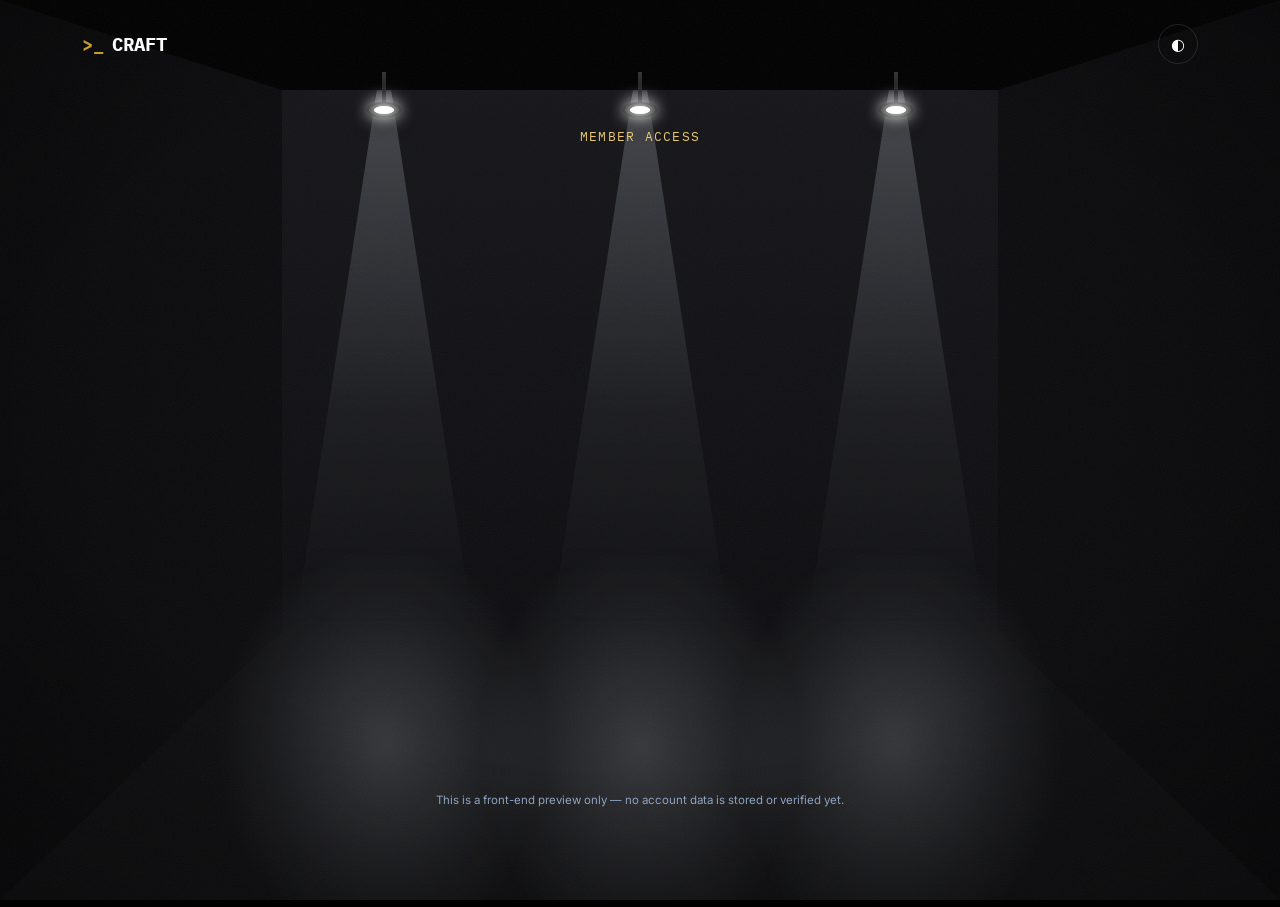
<file: login.html>
<!DOCTYPE html>
<html lang="en">
<head>
<meta charset="UTF-8">
<meta name="viewport" content="width=device-width, initial-scale=1, viewport-fit=cover">
<title>Login — CRAFT</title>
<meta name="description" content="Log in to your CRAFT member account.">
<link rel="preconnect" href="https://fonts.googleapis.com">
<link rel="preconnect" href="https://fonts.gstatic.com" crossorigin>
<link href="https://fonts.googleapis.com/css2?family=IBM+Plex+Mono:wght@400;500;600;700&family=Inter:wght@400;500;600;700;800&display=swap" rel="stylesheet">
<link rel="stylesheet" href="css/style.css">
<link rel="stylesheet" href="css/login.css">
<link rel="icon" href="data:image/svg+xml,%3Csvg xmlns='http://www.w3.org/2000/svg' viewBox='0 0 100 100'%3E%3Crect width='100' height='100' rx='22' fill='%230B1A2C'/%3E%3Cpath d='M30 32 L18 50 L30 68' stroke='%23C99A2E' stroke-width='7' fill='none' stroke-linecap='round' stroke-linejoin='round'/%3E%3Cpath d='M70 32 L82 50 L70 68' stroke='%23FFFFFF' stroke-width='7' fill='none' stroke-linecap='round' stroke-linejoin='round'/%3E%3Crect x='46' y='58' width='9' height='9' rx='2' fill='%23C99A2E'/%3E%3C/svg%3E">
</head>
<body class="login-body">

<a class="skip-link" href="#loginMain">Skip to content</a>

<!-- ============ Volumetric spotlight room (CSS recreation) ============ -->
<div class="room" id="room" aria-hidden="true">
  <!-- Back / ceiling / left / right / floor wall panels -->
  <div class="room-wall room-wall--back"></div>
  <div class="room-wall room-wall--ceiling"></div>
  <div class="room-wall room-wall--left"></div>
  <div class="room-wall room-wall--right"></div>
  <div class="room-wall room-wall--floor"></div>

  <!-- Spotlight cones + glow pools, fade in via JS flicker sequence -->
  <div class="room-lights" id="roomLights">
    <div class="spot-glow" style="--spot-x:30%;"></div>
    <div class="spot-glow" style="--spot-x:50%;"></div>
    <div class="spot-glow" style="--spot-x:70%;"></div>
    <div class="spot-cone" style="--spot-x:30%;"></div>
    <div class="spot-cone" style="--spot-x:50%;"></div>
    <div class="spot-cone" style="--spot-x:70%;"></div>
  </div>

  <!-- Physical fixtures hanging from the ceiling -->
  <div class="fixtures">
    <div class="fixture" style="--spot-x:30%;"><div class="fixture-rod"></div><div class="fixture-head"><span class="fixture-bulb" id="bulb1"></span></div></div>
    <div class="fixture" style="--spot-x:50%;"><div class="fixture-rod"></div><div class="fixture-head"><span class="fixture-bulb" id="bulb2"></span></div></div>
    <div class="fixture" style="--spot-x:70%;"><div class="fixture-rod"></div><div class="fixture-head"><span class="fixture-bulb" id="bulb3"></span></div></div>
  </div>

  <div class="room-vignette"></div>
  <div class="room-grain"></div>
</div>

<!-- ============ Nav ============ -->
<header class="login-nav">
  <a class="brand" href="index.html"><span class="brand-mark">&gt;_</span> CRAFT</a>
  <button class="theme-toggle" id="themeToggle" aria-label="Toggle color / mono theme" title="Toggle color / mono theme">◐</button>
</header>

<!-- ============ Login card ============ -->
<main id="loginMain" class="login-main">
  <div class="login-card-wrap">
    <p class="login-eyebrow reveal-in">Member Access</p>
    <h1 class="login-title reveal-in">Welcome back.</h1>
    <p class="login-sub reveal-in">Log in to track your registrations, RSVPs, and coordinator tools.</p>

    <form class="login-card reveal-in" id="loginForm" novalidate>
      <div class="form-row">
        <label for="lemail">College email</label>
        <input type="email" id="lemail" name="lemail" required autocomplete="email" placeholder="you@college.edu">
      </div>
      <div class="form-row">
        <label for="lpassword">Password</label>
        <input type="password" id="lpassword" name="lpassword" required autocomplete="current-password" placeholder="••••••••">
      </div>
      <div class="login-row-between">
        <label class="checkbox-label" style="color:var(--mist-200);">
          <input type="checkbox" id="lremember" name="lremember">
          <span>Remember me</span>
        </label>
        <a href="#" class="login-forgot">Forgot password?</a>
      </div>
      <button type="submit" class="btn btn-primary btn-block">Log In</button>
      <p class="form-status" id="loginStatus" role="status" aria-live="polite"></p>

      <div class="login-divider"><span>New to CRAFT?</span></div>
      <a href="index.html#join" class="btn btn-outline btn-block login-register-link">Register as a member</a>
    </form>

    <p class="login-footnote">This is a front-end preview only — no account data is stored or verified yet.</p>
  </div>
</main>

<script src="js/login.js"></script>
</body>
</html>
</file>
<file: css/style.css>
/* =========================================================
   CRAFT — Design Tokens
========================================================= */
:root{
  --navy-950:#0B1A2C;
  --navy-900:#152C47;
  --navy-800:#1F3A5F;
  --navy-700:#274A73;
  --navy-600:#2C4F7C;
  --gold-500:#C99A2E;
  --gold-300:#E8C877;
  --cream-50:#F7F5F0;
  --cream-100:#EFEBE1;
  --ink-900:#12181F;
  --ink-700:#3A424C;
  --mist-400:#8FA3BE;
  --mist-200:#C7D3E3;
  --line-dark: rgba(255,255,255,0.12);
  --line-light: rgba(18,24,31,0.10);

  --font-display:'IBM Plex Mono', ui-monospace, SFMono-Regular, monospace;
  --font-body:'Inter', -apple-system, BlinkMacSystemFont, 'Segoe UI', sans-serif;

  --wrap: 1180px;
  --radius: 14px;
}

*,*::before,*::after{ box-sizing:border-box; }
html{ scroll-behavior:smooth; }
@media (prefers-reduced-motion: reduce){
  html{ scroll-behavior:auto; }
  *{ animation-duration:0.001ms !important; animation-iteration-count:1 !important; transition-duration:0.001ms !important; }
}

body{
  margin:0;
  font-family:var(--font-body);
  color:var(--ink-900);
  background:var(--cream-50);
  -webkit-font-smoothing:antialiased;
}
h1,h2,h3,h4{ font-family:var(--font-display); margin:0; letter-spacing:-0.01em; }
p{ margin:0; }
a{ color:inherit; text-decoration:none; }
ul{ margin:0; padding:0; list-style:none; }
button{ font-family:inherit; }

.wrap{ max-width:var(--wrap); margin:0 auto; padding:0 24px; }

.skip-link{
  position:absolute; left:-999px; top:0; background:var(--gold-500); color:var(--navy-950);
  padding:10px 16px; z-index:200; font-family:var(--font-display); font-weight:600;
}
.skip-link:focus{ left:16px; top:16px; }

:focus-visible{ outline:2px solid var(--gold-500); outline-offset:3px; }

/* =========================================================
   Buttons
========================================================= */
.btn{
  display:inline-flex; align-items:center; justify-content:center; gap:8px;
  padding:14px 26px; border-radius:999px; font-family:var(--font-display);
  font-size:14px; font-weight:600; letter-spacing:0.01em; border:1.5px solid transparent;
  transition:transform .18s ease, background .18s ease, border-color .18s ease, color .18s ease;
  cursor:pointer;
}
.btn:hover{ transform:translateY(-2px); }
.btn-primary{ background:var(--gold-500); color:var(--navy-950); }
.btn-primary:hover{ background:var(--gold-300); }
.btn-outline{ border-color:var(--navy-800); color:var(--navy-800); }
.btn-outline:hover{ background:var(--navy-800); color:#fff; }
.btn-ghost{ border-color:var(--line-dark); color:#fff; padding:10px 20px; font-size:13px; }
.btn-ghost:hover{ background:rgba(255,255,255,0.08); }
.btn-block{ width:100%; }

/* =========================================================
   Nav
========================================================= */
.site-nav{
  position:sticky; top:0; z-index:100;
  background:rgba(11,26,44,0.85); backdrop-filter:blur(10px);
  border-bottom:1px solid var(--line-dark);
}
.nav-inner{ display:flex; align-items:center; gap:28px; height:72px; }
.brand{ font-family:var(--font-display); font-weight:700; font-size:19px; color:#fff; display:flex; align-items:center; gap:8px; margin-right:auto; }
.brand-mark{ color:var(--gold-500); }
.nav-links{ display:flex; gap:26px; }
.nav-links a{ color:var(--mist-200); font-size:14px; font-family:var(--font-display); transition:color .15s; }
.nav-links a:hover{ color:#fff; }
.nav-links--mobile{ display:none; flex-direction:column; gap:0; padding:8px 24px 20px; }
.nav-links--mobile a{ padding:12px 0; border-bottom:1px solid var(--line-dark); }
.nav-toggle{ display:none; background:none; border:none; width:32px; height:24px; position:relative; cursor:pointer; }
.nav-toggle span{ position:absolute; left:0; right:0; height:2px; background:#fff; border-radius:2px; transition:.2s; }
.nav-toggle span:nth-child(1){ top:0; }
.nav-toggle span:nth-child(2){ top:11px; }
.nav-toggle span:nth-child(3){ top:22px; }
.nav-toggle[aria-expanded="true"] span:nth-child(1){ transform:translateY(11px) rotate(45deg); }
.nav-toggle[aria-expanded="true"] span:nth-child(2){ opacity:0; }
.nav-toggle[aria-expanded="true"] span:nth-child(3){ transform:translateY(-11px) rotate(-45deg); }

@media (max-width:860px){
  .nav-links, .nav-cta{ display:none; }
  .nav-toggle{ display:block; }
  .nav-links--mobile.is-open{ display:flex; }
}

/* =========================================================
   Hero
========================================================= */
.hero{
  position:relative; overflow:hidden;
  background:radial-gradient(120% 120% at 20% -10%, var(--navy-700) 0%, var(--navy-900) 45%, var(--navy-950) 100%);
  padding-top:64px;
}
#heroCanvas{
  position:absolute; inset:0; width:100%; height:100%; display:block;
  opacity:0.55;
}
.hero-noise{
  position:absolute; inset:0;
  background:linear-gradient(180deg, transparent 0%, var(--navy-950) 96%);
  pointer-events:none;
}
.hero-inner{ position:relative; z-index:2; padding:110px 24px 140px; text-align:center; }
.eyebrow{
  display:inline-flex; align-items:center; gap:8px; font-family:var(--font-display); font-size:13px;
  color:var(--gold-300); background:rgba(201,154,46,0.12); border:1px solid rgba(201,154,46,0.35);
  padding:8px 16px; border-radius:999px; margin:0 auto 28px;
}
.eyebrow .dot{ width:6px; height:6px; border-radius:50%; background:var(--gold-500); }
.hero-title{
  font-size:clamp(34px, 5.4vw, 64px); line-height:1.08; color:#fff; font-weight:700;
  max-width:16ch; margin:0 auto;
}
.hero-sub{
  max-width:640px; margin:28px auto 0; color:var(--mist-200); font-size:17px; line-height:1.65;
}
.hero-actions{ display:flex; gap:16px; justify-content:center; margin-top:40px; flex-wrap:wrap; }
.hero-note{ margin-top:22px; font-size:12.5px; color:var(--mist-400); font-family:var(--font-display); }
.reduced-only{ display:none; }
body.reduced-motion .reduced-only{ display:inline; }

/* =========================================================
   Ticker
========================================================= */
.ticker{
  background:var(--navy-950); border-top:1px solid var(--line-dark); border-bottom:1px solid var(--line-dark);
  overflow:hidden; padding:16px 0; position:relative;
}
.ticker-track{
  display:flex; gap:16px; white-space:nowrap; width:max-content;
  font-family:var(--font-display); font-size:14px; color:var(--mist-200);
  animation:scroll-left 28s linear infinite;
}
.ticker-track span:nth-child(odd){ color:var(--gold-300); }
@keyframes scroll-left{ from{ transform:translateX(0); } to{ transform:translateX(-50%); } }

/* =========================================================
   Sections (shared)
========================================================= */
.section{ padding:110px 0; }
.section--dark{ background:var(--navy-950); color:#fff; }
.kicker{
  font-family:var(--font-display); font-size:13px; letter-spacing:0.08em; color:var(--navy-600);
  margin-bottom:18px; text-transform:uppercase;
}
.kicker--light{ color:var(--gold-300); }
.section-title{ font-size:clamp(28px, 3.6vw, 42px); line-height:1.15; max-width:18ch; color:var(--navy-950); }
.section-title--light{ color:#fff; }
.section-lede{
  font-family:var(--font-body); font-size:17px; line-height:1.65; color:var(--ink-700);
  max-width:640px; margin-top:20px;
}
.section-lede--light{ color:var(--mist-200); }

/* =========================================================
   Why CRAFT — cards
========================================================= */
.grid-3{ display:grid; grid-template-columns:repeat(3,1fr); gap:24px; margin-top:56px; }
.card{
  background:#fff; border:1px solid var(--line-light); border-radius:var(--radius); padding:32px 28px;
}
.card-icon{
  width:48px; height:48px; border-radius:12px; background:var(--navy-800); color:#fff;
  display:flex; align-items:center; justify-content:center; font-size:20px; margin-bottom:20px;
}
.card h3{ font-size:19px; margin-bottom:10px; color:var(--navy-950); }
.card p{ font-size:14.5px; line-height:1.55; color:var(--ink-700); margin-bottom:10px; }
.card-link{ color:var(--navy-600) !important; font-weight:600; font-size:13.5px !important; }

.highlight-band{
  margin-top:32px; display:flex; gap:26px; align-items:flex-start;
  background:var(--navy-950); color:#fff; border-radius:var(--radius); padding:36px;
}
.highlight-icon{
  width:56px; height:56px; min-width:56px; border-radius:14px; background:var(--gold-500); color:var(--navy-950);
  display:flex; align-items:center; justify-content:center; font-size:24px;
}
.highlight-band h3{ font-size:20px; margin-bottom:10px; }
.highlight-band p{ font-size:15px; line-height:1.6; color:var(--mist-200); max-width:640px; }

/* =========================================================
   Method (15-60-15)
========================================================= */
.method-track{ display:flex; align-items:stretch; gap:20px; margin-top:56px; }
.method-step{
  flex:1; background:var(--navy-900); border:1px solid var(--line-dark); border-radius:var(--radius);
  padding:32px 26px; text-align:center;
}
.method-step--active{ background:var(--gold-500); }
.method-step--active h3, .method-step--active p{ color:var(--navy-950) !important; }
.method-step--active .method-num{ color:var(--navy-950); }
.method-num{ font-size:52px; font-weight:700; color:var(--gold-300); line-height:1; }
.method-unit{ font-family:var(--font-display); font-size:11px; letter-spacing:0.1em; color:var(--mist-400); text-transform:uppercase; }
.method-step h3{ margin-top:20px; font-size:16px; color:#fff; }
.method-step p{ margin-top:10px; font-size:13.5px; line-height:1.5; color:var(--mist-200); }
.method-arrow{ display:flex; align-items:center; color:var(--gold-500); font-size:22px; }

@media (max-width:800px){
  .method-track{ flex-direction:column; }
  .method-arrow{ transform:rotate(90deg); align-self:center; }
}

/* =========================================================
   Roadmap — commit log
========================================================= */
.commit-log{ margin-top:56px; position:relative; padding-left:6px; }
.commit{ display:flex; gap:24px; position:relative; padding-bottom:44px; }
.commit-rail{ position:relative; width:16px; display:flex; justify-content:center; }
.commit-rail::before{
  content:''; position:absolute; top:16px; bottom:-44px; width:2px; background:var(--line-light);
}
.commit--last .commit-rail::before{ display:none; }
.commit-dot{ width:14px; height:14px; border-radius:50%; background:var(--navy-800); border:3px solid var(--cream-50); box-shadow:0 0 0 2px var(--navy-800); z-index:1; }
.commit-dot--gold{ background:var(--gold-500); box-shadow:0 0 0 2px var(--gold-500); }
.commit-body{ flex:1; }
.commit-head{ display:flex; align-items:center; gap:14px; flex-wrap:wrap; }
.commit-hash{ font-family:var(--font-display); font-size:12.5px; color:var(--navy-600); background:var(--cream-100); padding:4px 10px; border-radius:6px; }
.commit-head h3{ font-size:19px; color:var(--navy-950); }
.commit-badge{ font-family:var(--font-display); font-size:11px; text-transform:uppercase; letter-spacing:0.06em; color:#fff; background:var(--navy-600); padding:4px 10px; border-radius:999px; }
.commit-badge--gold{ background:var(--gold-500); color:var(--navy-950); }
.commit-body > p{ margin-top:12px; font-size:14.5px; line-height:1.6; color:var(--ink-700); max-width:560px; }
.commit-project{ color:var(--navy-800) !important; }

/* =========================================================
   Stats
========================================================= */
.stats{ background:var(--navy-800); padding:64px 0; }
.stats-grid{ display:grid; grid-template-columns:repeat(4,1fr); gap:24px; text-align:center; }
.stat-num{ display:block; font-family:var(--font-display); font-size:clamp(32px,5vw,48px); font-weight:700; color:var(--gold-300); }
.stat-label{ display:block; margin-top:8px; font-size:13px; color:var(--mist-200); }

@media (max-width:700px){ .stats-grid{ grid-template-columns:repeat(2,1fr); row-gap:36px; } }

/* =========================================================
   Join
========================================================= */
.join-grid{ display:grid; grid-template-columns:1fr 1fr; gap:64px; align-items:start; }
.join-list{ margin-top:26px; display:flex; flex-direction:column; gap:14px; }
.join-list li{ padding-left:24px; position:relative; font-size:14.5px; color:var(--ink-700); line-height:1.5; }
.join-list li::before{ content:'→'; position:absolute; left:0; color:var(--gold-500); font-weight:700; }

.join-form{ background:#fff; border:1px solid var(--line-light); border-radius:var(--radius); padding:36px; }
.form-row{ margin-bottom:20px; display:flex; flex-direction:column; gap:8px; }
.form-row label{ font-family:var(--font-display); font-size:12.5px; color:var(--navy-800); }
.form-row input, .form-row select{
  font-family:var(--font-body); font-size:15px; padding:12px 14px; border:1.5px solid var(--line-light);
  border-radius:8px; background:var(--cream-50); color:var(--ink-900);
}
.form-row input:focus, .form-row select:focus{ border-color:var(--navy-800); outline:none; }
.form-status{ margin-top:16px; font-size:13.5px; font-family:var(--font-display); min-height:18px; }
.form-status.success{ color:#2E7D32; }

@media (max-width:860px){ .join-grid{ grid-template-columns:1fr; } .grid-3{ grid-template-columns:1fr; } }

/* =========================================================
   Footer
========================================================= */
.site-footer{ background:var(--navy-950); color:var(--mist-200); padding:72px 0 28px; }
.footer-grid{ display:grid; grid-template-columns:1.6fr 1fr 1fr 1fr; gap:32px; }
.brand--footer{ margin-bottom:16px; display:inline-flex; }
.footer-grid p{ font-size:13.5px; line-height:1.7; }
.footer-grid h4{ font-size:12.5px; text-transform:uppercase; letter-spacing:0.06em; color:var(--gold-300); margin-bottom:14px; }
.footer-grid a:hover{ color:#fff; }
.footer-bottom{
  margin-top:56px; padding-top:24px; border-top:1px solid var(--line-dark);
  display:flex; justify-content:space-between; font-size:12.5px; color:var(--mist-400); flex-wrap:wrap; gap:10px;
}

@media (max-width:800px){ .footer-grid{ grid-template-columns:1fr 1fr; } }

/* =========================================================
   NEW SECTIONS — Agenda / Coordinators / Events / Impact /
   Projects / Resources / Radar / Gallery / Notes / FAQ
   (added without altering any rule above this line)
========================================================= */

/* Reveal-on-scroll (new sections only) */
.reveal{ opacity:0; transform:translateY(18px); transition:opacity .6s ease, transform .6s ease; }
.reveal.is-visible{ opacity:1; transform:translateY(0); }

/* Responsive grids */
.grid-2{ display:grid; grid-template-columns:repeat(2,1fr); gap:24px; margin-top:56px; }
.grid-2--centered{ max-width:760px; margin-left:auto; margin-right:auto; }

.grid-4{ display:grid; grid-template-columns:repeat(4,1fr); gap:22px; margin-top:56px; }
.grid-6{ display:grid; grid-template-columns:repeat(3,1fr); gap:22px; margin-top:56px; }
@media (max-width:980px){ .grid-4{ grid-template-columns:repeat(2,1fr); } .grid-6{ grid-template-columns:repeat(2,1fr); } }
@media (max-width:600px){ .grid-2, .grid-4, .grid-6{ grid-template-columns:1fr; } }

.mock-tag{
  display:inline-block; font-family:var(--font-display); font-size:10.5px; text-transform:uppercase;
  letter-spacing:0.06em; color:var(--navy-600); background:var(--cream-100); border:1px solid var(--line-light);
  padding:3px 9px; border-radius:999px; margin-bottom:14px;
}

/* Avatars & badges */
.avatar-circle{
  width:56px; height:56px; border-radius:50%; background:var(--navy-800); color:var(--gold-300);
  display:flex; align-items:center; justify-content:center; font-family:var(--font-display); font-weight:700;
  font-size:17px; flex:none;
}
.avatar-circle--lg{ width:72px; height:72px; font-size:21px; }
.badge-pill{
  display:inline-flex; align-items:center; font-family:var(--font-display); font-size:10.5px;
  text-transform:uppercase; letter-spacing:0.05em; color:var(--navy-800); background:var(--cream-100);
  padding:4px 10px; border-radius:999px;
}
.badge-pill--dark{ color:var(--gold-300); background:rgba(255,255,255,0.08); }

/* Photo-ring avatar (placeholder for a real headshot) */
.photo-ring{
  width:104px; height:104px; border-radius:50%; border:2px solid var(--navy-950); padding:3px; margin:0 auto 18px;
  display:flex; align-items:center; justify-content:center; background:#fff;
}
.photo-ring--sm{ width:84px; height:84px; }
.photo-ring-inner{
  width:100%; height:100%; border-radius:50%; background:var(--cream-100); display:flex; align-items:center;
  justify-content:center; color:var(--navy-600); font-size:30px; overflow:hidden;
}
.photo-ring--sm .photo-ring-inner{ font-size:24px; }

/* Contact icon row (LinkedIn / Mail / WhatsApp) */
.contact-icons{ display:flex; gap:10px; justify-content:center; margin-top:16px; }
.contact-icons .icon-btn{
  width:34px; height:34px; border-radius:50%; border:1px solid var(--line-light); display:flex;
  align-items:center; justify-content:center; font-size:14px; color:var(--navy-950); background:#fff;
}
.contact-icons .icon-btn:hover{ background:var(--navy-950); color:#fff; }

/* Faculty coordinator cards — centered layout */
.coord-card{
  background:#fff; border:1px solid var(--line-light); border-radius:var(--radius); padding:36px 30px;
  text-align:center; transition:transform .2s ease, box-shadow .2s ease;
}
.coord-card:hover{ transform:translateY(-4px); box-shadow:0 12px 28px rgba(18,24,31,0.08); }
.coord-card h3{ font-size:19px; color:var(--navy-950); margin-bottom:4px; }
.coord-role{ font-family:var(--font-display); font-size:13px; color:var(--navy-600); margin-bottom:6px; display:block; }
.coord-dept{ font-size:12.5px; color:var(--ink-700); margin-bottom:14px; display:block; }
.coord-desc{ font-size:14px; line-height:1.55; color:var(--ink-700); margin-bottom:6px; max-width:340px; margin-left:auto; margin-right:auto; }

/* Student coordinator cards — centered layout */
.student-card{
  background:#fff; border:1px solid var(--line-light); border-radius:var(--radius); padding:30px 22px;
  text-align:center; transition:transform .2s ease, box-shadow .2s ease; position:relative;
}
.student-card:hover{ transform:translateY(-4px); box-shadow:0 12px 28px rgba(18,24,31,0.08); }
.status-dot{ width:9px; height:9px; border-radius:50%; background:#3AA65C; display:inline-block; margin-left:6px; box-shadow:0 0 0 3px rgba(58,166,92,0.18); }
.student-card h3{ font-size:16.5px; color:var(--navy-950); margin-bottom:2px; }
.student-role{ font-family:var(--font-display); font-size:12.5px; color:var(--navy-600); display:block; margin-bottom:4px; }
.student-dept{ font-size:12px; color:var(--ink-700); display:block; }
.student-skills{ font-size:12px; color:var(--ink-700); margin:12px 0 4px; line-height:1.5; }
.student-icons{ display:flex; gap:10px; justify-content:center; margin-top:14px; }
.icon-btn{
  width:32px; height:32px; border-radius:50%; border:1px solid var(--line-light); display:flex;
  align-items:center; justify-content:center; font-size:13px; color:var(--navy-800); background:var(--cream-50);
}
.icon-btn:hover{ background:var(--navy-800); color:#fff; }

/* Messages from Leadership — quote cards */
.leader-card{
  background:#fff; border:1px solid var(--line-light); border-radius:var(--radius); padding:34px 28px;
  text-align:center; transition:transform .2s ease, box-shadow .2s ease;
}
.leader-card:hover{ transform:translateY(-4px); box-shadow:0 12px 28px rgba(18,24,31,0.08); }
.leader-quote{ font-size:14px; line-height:1.65; color:var(--ink-700); margin:18px 0 20px; }
.leader-quote::before{ content:'\201C'; color:var(--gold-500); font-size:26px; line-height:0; }
.leader-name{ font-size:16px; font-weight:700; color:var(--navy-950); font-family:var(--font-display); }
.leader-role{ font-size:12.5px; color:var(--ink-700); margin-top:4px; line-height:1.5; }

/* About the campus — prose block */
.about-block{ max-width:820px; margin:0 auto; text-align:center; }
.about-block h2{ font-size:clamp(28px,4vw,40px); color:var(--navy-950); }
.about-block .about-sub{ font-size:14px; color:var(--ink-700); margin-top:8px; }
.about-block .about-body{ margin-top:36px; text-align:left; }
.about-block .about-body p{ font-size:15px; line-height:1.75; color:var(--ink-700); margin-bottom:20px; }


/* Events */
.events-layout{ display:grid; grid-template-columns:1.3fr 1fr; gap:24px; margin-top:56px; align-items:start; }
.event-featured{
  background:var(--navy-950); color:#fff; border-radius:var(--radius); padding:34px; grid-row:span 2;
}
.event-featured .event-title{ font-size:22px; margin-bottom:14px; }
.event-small{ display:flex; flex-direction:column; gap:24px; }
.event-card{
  background:#fff; border:1px solid var(--line-light); border-radius:var(--radius); padding:24px;
}
.event-meta{ display:flex; flex-wrap:wrap; gap:10px 18px; font-size:13px; color:var(--ink-700); margin:12px 0; }
.event-featured .event-meta{ color:var(--mist-200); }
.event-meta span{ display:inline-flex; align-items:center; gap:6px; }
.event-footer{ display:flex; align-items:center; gap:14px; margin-top:18px; flex-wrap:wrap; }
.qr-placeholder{
  width:38px; height:38px; border-radius:8px; border:1.5px dashed var(--line-light); display:flex;
  align-items:center; justify-content:center; font-size:14px; color:var(--navy-600);
}
.event-featured .qr-placeholder{ border-color:var(--line-dark); color:var(--gold-300); }
.countdown{ display:flex; gap:14px; margin:18px 0; }
.countdown-unit{ text-align:center; }
.countdown-num{ font-family:var(--font-display); font-size:26px; font-weight:700; color:var(--gold-300); display:block; }
.countdown-label{ font-size:10.5px; color:var(--mist-400); text-transform:uppercase; letter-spacing:0.05em; }
@media (max-width:900px){ .events-layout{ grid-template-columns:1fr; } .event-featured{ grid-row:auto; } }

/* Impact / past events */
.gallery-strip{ display:grid; grid-template-columns:repeat(4,1fr); gap:16px; margin-top:56px; }
.gallery-placeholder{
  aspect-ratio:4/3; border-radius:12px; background:var(--cream-100); border:1px solid var(--line-light);
  display:flex; align-items:center; justify-content:center; color:var(--navy-600); font-size:12.5px;
  font-family:var(--font-display); text-align:center; padding:10px;
}
.impact-grid{ display:grid; grid-template-columns:repeat(4,1fr); gap:24px; margin-top:40px; text-align:center; }
.impact-num{ display:block; font-family:var(--font-display); font-size:clamp(28px,4vw,40px); font-weight:700; color:var(--navy-800); }
.impact-label{ display:block; margin-top:6px; font-size:12.5px; color:var(--ink-700); }
.outcome-list{ margin-top:32px; display:flex; flex-direction:column; gap:12px; }
.outcome-list li{ font-size:14.5px; color:var(--ink-700); padding-left:24px; position:relative; }
.outcome-list li::before{ content:'✓'; position:absolute; left:0; color:var(--gold-500); font-weight:700; }
@media (max-width:900px){ .gallery-strip{ grid-template-columns:repeat(2,1fr); } .impact-grid{ grid-template-columns:repeat(2,1fr); row-gap:32px; } }

/* Build of the month / project cards */
.build-feature{
  margin-top:56px; display:grid; grid-template-columns:1fr 1.1fr; gap:40px; align-items:center;
  background:#fff; border:1px solid var(--line-light); border-radius:var(--radius); padding:36px;
}
.build-image-placeholder{
  aspect-ratio:16/10; border-radius:12px; background:var(--navy-950); display:flex; align-items:center;
  justify-content:center; color:var(--gold-300); font-family:var(--font-display); font-size:13px;
}
.tag-row{ display:flex; flex-wrap:wrap; gap:8px; margin:14px 0; }
.tag{
  font-family:var(--font-display); font-size:11px; color:var(--navy-800); background:var(--cream-100);
  padding:4px 10px; border-radius:6px;
}
.build-cta{ display:flex; gap:12px; margin-top:18px; flex-wrap:wrap; }
.build-why{ margin-top:18px; font-size:13.5px; color:var(--ink-700); border-left:3px solid var(--gold-500); padding-left:14px; }
@media (max-width:860px){ .build-feature{ grid-template-columns:1fr; } }

.project-card{
  background:#fff; border:1px solid var(--line-light); border-radius:var(--radius); overflow:hidden;
  transition:transform .2s ease, box-shadow .2s ease;
}
.project-card:hover{ transform:translateY(-4px); box-shadow:0 12px 28px rgba(18,24,31,0.08); }
.project-image-placeholder{
  aspect-ratio:16/10; background:var(--cream-100); display:flex; align-items:center; justify-content:center;
  color:var(--navy-600); font-family:var(--font-display); font-size:12.5px;
}
.project-body{ padding:22px; }
.project-body h3{ font-size:16.5px; color:var(--navy-950); margin-bottom:8px; }
.project-body p{ font-size:13.5px; line-height:1.5; color:var(--ink-700); margin-bottom:6px; }
.project-attrib{ font-size:12px; color:var(--navy-600); font-family:var(--font-display); margin-top:10px; }

/* Resources */
.resource-card{
  background:#fff; border:1px solid var(--line-light); border-radius:var(--radius); padding:26px;
  display:flex; flex-direction:column; gap:10px; transition:transform .2s ease;
}
.resource-card:hover{ transform:translateY(-4px); }
.resource-icon{ font-size:22px; color:var(--gold-500); }
.resource-card h3{ font-size:15.5px; color:var(--navy-950); }
.resource-card p{ font-size:13px; color:var(--ink-700); line-height:1.5; }
.resource-link{ margin-top:auto; font-family:var(--font-display); font-size:12.5px; color:var(--navy-600); font-weight:600; }

/* Radar + Announcements two-column */
.split-two{ display:grid; grid-template-columns:1fr 1fr; gap:56px; }
.split-two .kicker{ margin-bottom:14px; }
.mini-card{
  background:#fff; border:1px solid var(--line-light); border-radius:12px; padding:18px 20px; margin-top:14px;
}
.mini-card h4{ font-size:14.5px; color:var(--navy-950); font-family:var(--font-display); margin-bottom:4px; }
.mini-card p{ font-size:13px; color:var(--ink-700); line-height:1.5; }
@media (max-width:900px){ .split-two{ grid-template-columns:1fr; gap:64px; } }

/* Gallery masonry */
.masonry{ column-count:4; column-gap:16px; margin-top:56px; }
.masonry-item{
  break-inside:avoid; margin-bottom:16px; border-radius:12px; background:var(--cream-100);
  border:1px solid var(--line-light); display:flex; align-items:center; justify-content:center;
  color:var(--navy-600); font-family:var(--font-display); font-size:12px; text-align:center; padding:14px;
}
@media (max-width:900px){ .masonry{ column-count:2; } }
@media (max-width:560px){ .masonry{ column-count:1; } }

/* Testimonials */
.testimonial-card{
  background:#fff; border:1px solid var(--line-light); border-radius:var(--radius); padding:28px;
}
.testimonial-quote{ font-size:15px; line-height:1.6; color:var(--ink-900); }
.testimonial-quote::before{ content:'“'; color:var(--gold-500); font-size:28px; line-height:0; margin-right:4px; }
.testimonial-name{ margin-top:16px; font-family:var(--font-display); font-size:13px; color:var(--navy-800); }
.testimonial-meta{ font-size:12px; color:var(--ink-700); }

/* FAQ accordion */
.faq-list{ margin-top:48px; border-top:1px solid var(--line-light); }
.faq-item{ border-bottom:1px solid var(--line-light); }
.faq-question{
  width:100%; text-align:left; background:none; border:none; padding:20px 4px; display:flex;
  justify-content:space-between; align-items:center; font-family:var(--font-display); font-size:15px;
  color:var(--navy-950); cursor:pointer;
}
.faq-question .faq-icon{ font-size:18px; color:var(--gold-500); transition:transform .2s ease; flex:none; margin-left:16px; }
.faq-item.is-open .faq-icon{ transform:rotate(45deg); }
.faq-answer{ max-height:0; overflow:hidden; transition:max-height .3s ease; }
.faq-answer p{ font-size:14px; line-height:1.6; color:var(--ink-700); padding:0 4px 20px; max-width:640px; }


/* =========================================================
   ENHANCEMENTS BATCH — scroll-spy, back-to-top, lightbox,
   countdown end-state, dividers, cursor, stagger, progress
   (appended only — nothing above this line is modified)
========================================================= */

/* Staggered reveal (JS sets --stagger-i per element) */
.reveal{ transition-delay: calc(var(--stagger-i, 0) * 70ms); }

/* Hover glow / lift refinements */
.btn{ position:relative; }
.btn-primary:hover, .btn-outline:hover{ box-shadow:0 6px 18px rgba(201,154,46,0.28); }
.card:hover, .resource-card:hover, .project-card:hover{ box-shadow:0 12px 28px rgba(18,24,31,0.08); }
.card, .resource-card{ transition:transform .2s ease, box-shadow .2s ease; }
.card:hover, .resource-card:hover{ transform:translateY(-4px); }

/* Touch-friendly active states (mirror hover for tap feedback) */
.card:active, .student-card:active, .coord-card:active, .leader-card:active,
.project-card:active, .resource-card:active, .btn:active{ transform:translateY(-2px) scale(0.99); }

/* Scroll-spy active nav link */
.nav-links a.is-active{ color:#fff; position:relative; }
.nav-links a.is-active::after{
  content:''; position:absolute; left:0; right:0; bottom:-22px; height:2px; background:var(--gold-500);
}
.nav-links--mobile a.is-active{ color:#fff; border-color:var(--gold-500); }

/* Back-to-top button */
.back-to-top{
  position:fixed; right:20px; bottom:20px; width:44px; height:44px; border-radius:50%;
  background:var(--navy-950); color:var(--gold-300); border:1px solid var(--line-dark);
  display:flex; align-items:center; justify-content:center; font-size:18px; cursor:pointer;
  opacity:0; visibility:hidden; transform:translateY(12px);
  transition:opacity .25s ease, transform .25s ease, visibility .25s;
  z-index:90;
}
.back-to-top.is-visible{ opacity:1; visibility:visible; transform:translateY(0); }
.back-to-top:hover{ background:var(--gold-500); color:var(--navy-950); }

/* Hero scroll-down cue */
.scroll-cue{
  position:absolute; left:50%; bottom:28px; transform:translateX(-50%); z-index:2;
  display:flex; flex-direction:column; align-items:center; gap:6px; color:var(--mist-400);
  font-family:var(--font-display); font-size:11px; letter-spacing:0.08em; text-transform:uppercase;
}
.scroll-cue .chevron{
  width:10px; height:10px; border-right:1.5px solid var(--gold-500); border-bottom:1.5px solid var(--gold-500);
  transform:rotate(45deg); animation:cue-bounce 1.8s ease-in-out infinite;
}
@keyframes cue-bounce{ 0%,100%{ transform:rotate(45deg) translate(0,0); } 50%{ transform:rotate(45deg) translate(4px,4px); } }

/* Custom cursor dot near hero canvas (desktop only) */
.hero-cursor-dot{
  position:fixed; top:0; left:0; width:14px; height:14px; border-radius:50%;
  border:1.5px solid var(--gold-300); pointer-events:none; z-index:50; opacity:0;
  transition:opacity .2s ease, transform .06s linear; transform:translate(-50%,-50%);
}
.hero-cursor-dot.is-active{ opacity:1; }
@media (hover:none), (pointer:coarse){ .hero-cursor-dot{ display:none; } }

/* Section divider (decorative wave between dark/light bands) */
.section-divider{ display:block; width:100%; height:48px; margin-top:-1px; }
.section-divider--to-light{ fill:var(--cream-50); }
.section-divider--to-dark{ fill:var(--navy-950); }

/* Countdown end-state */
.countdown.is-ended .countdown-num, .countdown.is-ended .countdown-label{ opacity:0.35; }
.countdown-ended-msg{
  display:none; font-family:var(--font-display); font-size:14px; color:var(--gold-300);
  background:rgba(255,255,255,0.08); border:1px solid var(--line-dark); padding:10px 16px;
  border-radius:8px; margin:18px 0;
}
.countdown.is-ended + .countdown-ended-msg{ display:inline-block; }

/* Method track progress line */
.method-track{ position:relative; }
.method-progress-track{
  position:absolute; left:0; right:0; top:-18px; height:3px; background:var(--line-dark); border-radius:3px;
  overflow:hidden;
}
.method-progress-fill{
  height:100%; width:0%; background:var(--gold-500); transition:width 1.1s cubic-bezier(.2,.8,.2,1);
}

/* Gallery lightbox */
.lightbox-overlay{
  position:fixed; inset:0; background:rgba(10,15,20,0.88); z-index:200; display:none;
  align-items:center; justify-content:center; padding:32px;
}
.lightbox-overlay.is-open{ display:flex; }
.lightbox-box{
  background:var(--cream-100); border-radius:16px; max-width:520px; width:100%; padding:40px;
  text-align:center; color:var(--navy-800); font-family:var(--font-display); position:relative;
}
.lightbox-close{
  position:absolute; top:14px; right:14px; width:34px; height:34px; border-radius:50%; border:none;
  background:var(--navy-950); color:#fff; font-size:16px; cursor:pointer; display:flex;
  align-items:center; justify-content:center;
}
.masonry-item{ cursor:pointer; }

/* FAQ expand-all control */
.faq-toolbar{ display:flex; justify-content:flex-end; margin-top:40px; }
.faq-toggle-all{
  font-family:var(--font-display); font-size:12.5px; color:var(--navy-600); background:none;
  border:1px solid var(--line-light); border-radius:999px; padding:8px 16px; cursor:pointer;
}
.faq-toggle-all:hover{ background:var(--cream-100); }
.faq-list{ margin-top:16px; }


/* =========================================================
   BIG UPGRADE BATCH — editorial agenda flow, leadership cards,
   dignified faculty cards, premium events, split tech-radar/
   announcements, form extras. (Appended only.)
========================================================= */

/* ---- 01 / Club Agenda — editorial process flow ---- */
.process-flow{ position:relative; margin-top:64px; padding-left:64px; }
.process-line{
  position:absolute; left:22px; top:6px; bottom:6px; width:3px; background:var(--line-light); border-radius:3px;
  z-index:0;
}
.process-line-fill{ width:100%; height:0%; background:var(--gold-500); border-radius:3px; transition:height .1s linear; }
.process-stage{ position:relative; padding:28px 28px 28px 32px; margin-bottom:20px; border-radius:var(--radius); background:var(--cream-100); }
.process-stage--dark{ background:var(--navy-950); color:#fff; }
.process-stage::before{
  content:''; position:absolute; left:-64px; top:34px; width:18px; height:18px; border-radius:50%;
  background:var(--cream-50); border:3px solid var(--line-light); z-index:2;
  transition:background .3s ease, border-color .3s ease, box-shadow .3s ease, transform .3s ease;
}
.process-stage::after{
  content:''; position:absolute; left:-58px; top:40px; width:6px; height:6px; border-radius:50%;
  background:var(--line-light); z-index:2; transition:background .3s ease;
}
.process-stage.is-passed::before{
  background:var(--gold-500); border-color:var(--gold-500);
  box-shadow:0 0 0 5px rgba(201,154,46,0.18), 0 0 14px 2px rgba(201,154,46,0.5);
  transform:scale(1.08);
}
.process-stage.is-passed::after{ background:var(--navy-950); }
.process-stage--dark.is-passed::after{ background:var(--navy-950); }
.process-num{
  position:absolute; right:20px; top:12px; font-family:var(--font-display); font-weight:700; font-size:52px;
  color:rgba(31,58,95,0.10); line-height:1; pointer-events:none;
}
.process-stage--dark .process-num{ color:rgba(255,255,255,0.10); }
.process-tag{
  display:inline-block; font-family:var(--font-display); font-size:10.5px; letter-spacing:0.08em;
  text-transform:uppercase; color:var(--navy-600); background:#fff; border:1px solid var(--line-light);
  padding:4px 10px; border-radius:999px; margin-bottom:12px;
}
.process-stage--dark .process-tag{ color:var(--gold-300); background:rgba(255,255,255,0.08); border-color:var(--line-dark); }
.process-content h3{ font-size:22px; color:var(--navy-950); }
.process-stage--dark .process-content h3{ color:#fff; }
.process-content p{ margin-top:10px; font-size:14.5px; line-height:1.6; color:var(--ink-700); max-width:520px; }
.process-stage--dark .process-content p{ color:var(--mist-200); }
@media (max-width:640px){ .process-flow{ padding-left:48px; } .process-line{ left:16px; } .process-stage::before{ left:-48px; } .process-stage::after{ left:-42px; } .process-num{ font-size:36px; } }

/* ---- Leadership cards (extends .student-card) ---- */
.lead-card{ text-align:center; padding-bottom:26px; }
.lead-intro{ font-size:13px; color:var(--ink-700); line-height:1.55; margin-top:12px; }
.lead-focus{ font-size:12px; color:var(--navy-600); margin-top:10px; }
.lead-tags{ justify-content:center; margin-top:12px; }
.lead-contribution{ font-size:12.5px; font-style:italic; color:var(--ink-700); margin-top:12px; line-height:1.5; }
.lead-since{ display:block; margin-top:16px; font-family:var(--font-display); font-size:10.5px; color:var(--mist-400); text-transform:uppercase; letter-spacing:0.05em; }

/* ---- Faculty cards (dignified, on dark section) ---- */
.faculty-card{
  background:var(--navy-900); border:1px solid var(--line-dark); border-radius:var(--radius); padding:40px 32px;
  text-align:center;
}
.faculty-card h3{ color:#fff; font-size:20px; margin-top:6px; }
.faculty-card .coord-role{ color:var(--gold-300); }
.faculty-card .coord-desc{ max-width:380px; font-style:italic; }
.faculty-focus{ font-size:12.5px; color:var(--mist-200); margin-top:14px; }
.photo-ring--lg{ width:128px; height:128px; }
.photo-ring--lg .photo-ring-inner{ font-size:38px; }

/* ---- Events: legend, date block, seats, level badge ---- */
.event-legend{ display:flex; gap:22px; margin:32px 0 -8px; flex-wrap:wrap; }
.event-legend span{ display:inline-flex; align-items:center; gap:7px; font-size:12.5px; color:var(--mist-200); font-family:var(--font-display); }
.legend-dot{ width:8px; height:8px; border-radius:50%; display:inline-block; }
.legend-dot--open{ background:#4CAF7D; }
.legend-dot--filling{ background:var(--gold-500); }
.legend-dot--waitlist{ background:#C0524A; }

.event-poster-placeholder{
  width:100%; aspect-ratio:16/8; border-radius:12px; background:var(--navy-900); border:1px solid var(--line-dark);
  display:flex; align-items:center; justify-content:center; color:var(--mist-400); font-family:var(--font-display);
  font-size:12.5px; margin-bottom:22px;
}
.event-featured-body{ position:relative; }
.event-top-row{ display:flex; align-items:center; gap:10px; margin-bottom:18px; flex-wrap:wrap; }
.level-badge{
  font-family:var(--font-display); font-size:10.5px; text-transform:uppercase; color:var(--navy-950);
  background:var(--gold-300); padding:4px 10px; border-radius:999px;
}
.date-block{ display:inline-flex; flex-direction:column; align-items:flex-start; margin-bottom:16px; }
.date-day{ font-family:var(--font-display); font-size:38px; font-weight:700; color:var(--gold-300); line-height:1; }
.date-month-year{ font-size:11px; color:var(--mist-200); text-transform:uppercase; letter-spacing:0.06em; line-height:1.3; margin-top:4px; }
.date-block--sm{ flex-direction:row; align-items:center; gap:8px; }
.date-block--sm .date-day{ font-size:22px; color:var(--navy-800); }
.date-block--sm .date-month-year{ color:var(--ink-700); font-size:10px; }
.event-outcome{ color:var(--gold-300); font-size:13.5px; font-style:italic; margin-top:8px; margin-bottom:16px; }
.seats-row{ margin:16px 0 6px; font-size:12.5px; color:var(--mist-200); }
.seats-bar{ width:100%; height:5px; background:rgba(255,255,255,0.12); border-radius:4px; margin-top:8px; overflow:hidden; }
.seats-bar-fill{ height:100%; background:var(--gold-500); border-radius:4px; }
.event-deadline{ font-size:12px; color:var(--mist-400); margin-top:6px; }
.event-note{ font-size:11.5px; color:var(--mist-400); margin-top:14px; font-family:var(--font-display); }
.icon-btn--arrow{ width:38px; height:38px; font-size:16px; text-decoration:none; }
.view-all-cta{
  display:inline-block; margin-top:24px; font-family:var(--font-display); font-size:13px; font-weight:600;
  color:var(--navy-800); border-bottom:1.5px solid var(--gold-500); padding-bottom:2px;
}
.view-all-cta--light{ color:#fff; }

/* ---- Tech Radar ---- */
.radar-feature{
  display:grid; grid-template-columns:180px 1fr; gap:32px; align-items:center; margin-top:48px;
  background:var(--navy-900); border:1px solid var(--line-dark); border-radius:var(--radius); padding:32px;
}
.radar-decoration{ position:relative; width:160px; height:160px; margin:0 auto; }
.radar-ring{ position:absolute; border:1px solid rgba(232,200,119,0.3); border-radius:50%; inset:0; }
.radar-ring--2{ inset:24px; }
.radar-ring--3{ inset:48px; }
.radar-dot{ position:absolute; top:38px; left:52px; width:8px; height:8px; border-radius:50%; background:var(--gold-500); box-shadow:0 0 10px 2px rgba(232,200,119,0.6); }
.radar-stats{ display:flex; gap:20px; margin-top:14px; font-size:12.5px; color:var(--mist-200); flex-wrap:wrap; }
.radar-why{ font-size:12.5px; color:var(--gold-300); margin-top:14px; font-style:italic; }
.radar-item{
  background:var(--navy-900); border:1px solid var(--line-dark); border-radius:var(--radius); padding:24px;
}
.radar-item h4{ color:#fff; font-size:15.5px; margin:12px 0 8px; font-family:var(--font-display); }
.radar-item p{ font-size:13px; color:var(--mist-200); line-height:1.5; }
.radar-item .radar-stats{ color:var(--mist-400); }
@media (max-width:700px){ .radar-feature{ grid-template-columns:1fr; text-align:center; } }

/* ---- Announcements (distinct feed-style layout) ---- */
.announce-feature{
  margin-top:40px; background:#fff; border:1.5px solid var(--gold-500); border-radius:var(--radius); padding:32px;
  position:relative;
}
.announce-pin{ font-family:var(--font-display); font-size:11px; color:var(--gold-500); font-weight:700; text-transform:uppercase; }
.announce-feature h3{ font-size:19px; color:var(--navy-950); margin:12px 0 10px; }
.announce-feature p{ font-size:14px; color:var(--ink-700); line-height:1.6; max-width:640px; }
.announce-date{ display:block; font-size:12px; color:var(--mist-400); font-family:var(--font-display); margin-top:14px; }
.announce-arrow{ display:inline-block; margin-top:10px; font-family:var(--font-display); font-size:13px; font-weight:600; color:var(--navy-800); }

.announce-list{ margin-top:8px; }
.announce-list-item{
  display:flex; align-items:center; gap:20px; padding:20px 4px; border-bottom:1px solid var(--line-light);
  flex-wrap:wrap;
}
.announce-list-body{ flex:1; min-width:200px; }
.announce-list-body h4{ font-size:14.5px; color:var(--navy-950); font-family:var(--font-display); margin-bottom:4px; }
.announce-list-body p{ font-size:13px; color:var(--ink-700); line-height:1.5; }
.announce-list-item .announce-date{ margin:0; white-space:nowrap; }
.announce-list-item .announce-arrow{ margin:0; font-size:16px; }

/* ---- Form additions ---- */
.form-row--checkbox{ margin-bottom:16px; }
.checkbox-label{ display:flex; align-items:flex-start; gap:10px; font-size:13px; color:var(--ink-700); cursor:pointer; }
.checkbox-label input{ margin-top:3px; width:16px; height:16px; flex:none; }
.form-helper{ font-size:12px; color:var(--ink-700); line-height:1.55; margin-top:14px; }
.form-helper--note{ color:var(--navy-600); }


/* =========================================================
   THEME TOGGLE — [data-theme="mono"] overrides every color
   token in one place. Nothing above this line is touched;
   this simply redefines the same custom properties.
========================================================= */
html[data-theme="mono"]{
  --navy-950:#0A0A0A;
  --navy-900:#151515;
  --navy-800:#202020;
  --navy-700:#2A2A2A;
  --navy-600:#3D3D3D;
  --gold-500:#D9D9D9;
  --gold-300:#F2F2F2;
  --cream-50:#FAFAFA;
  --cream-100:#EDEDED;
  --ink-900:#101010;
  --ink-700:#454545;
  --mist-400:#9A9A9A;
  --mist-200:#D6D6D6;
  --line-dark: rgba(255,255,255,0.16);
  --line-light: rgba(0,0,0,0.12);
}
html[data-theme="mono"] .site-nav{ background:rgba(10,10,10,0.85); }
html[data-theme="mono"] .form-status.success{ color:var(--ink-900); font-weight:600; }

/* Theme toggle switch (nav) */
.theme-toggle{
  width:40px; height:40px; border-radius:50%; border:1px solid var(--line-dark); background:none;
  color:#fff; display:flex; align-items:center; justify-content:center; cursor:pointer; font-size:16px;
  margin-left:4px; flex:none;
}
.theme-toggle:hover{ background:rgba(255,255,255,0.08); }

/* ---- Scroll progress bar (top of viewport) ---- */
.scroll-progress{
  position:fixed; top:0; left:0; height:3px; width:0%; background:var(--gold-500); z-index:120;
  transition:width .08s linear;
}

/* ---- Sticky Join mini-CTA ---- */
.sticky-join{
  position:fixed; left:20px; bottom:20px; z-index:90; display:flex; align-items:center; gap:10px;
  background:var(--navy-950); color:#fff; border:1px solid var(--line-dark); border-radius:999px;
  padding:10px 18px 10px 14px; font-family:var(--font-display); font-size:13px; font-weight:600;
  opacity:0; visibility:hidden; transform:translateY(12px);
  transition:opacity .25s ease, transform .25s ease, visibility .25s;
}
.sticky-join.is-visible{ opacity:1; visibility:visible; transform:translateY(0); }
.sticky-join:hover{ background:var(--gold-500); color:var(--navy-950); }
.sticky-join .dot{ width:7px; height:7px; border-radius:50%; background:#4CAF7D; }
@media (max-width:860px){ .sticky-join{ left:12px; bottom:12px; padding:9px 14px 9px 12px; font-size:12px; } }

/* ---- Category filter chips ---- */
.filter-row{ display:flex; gap:10px; flex-wrap:wrap; margin-top:32px; }
.filter-chip{
  font-family:var(--font-display); font-size:12.5px; color:var(--mist-200); background:none;
  border:1px solid var(--line-dark); border-radius:999px; padding:7px 16px; cursor:pointer;
  transition:background .15s ease, color .15s ease;
}
.filter-row--light .filter-chip{ color:var(--navy-600); border-color:var(--line-light); }
.filter-chip.is-active{ background:var(--gold-500); color:var(--navy-950); border-color:var(--gold-500); }
.filter-row--light .filter-chip.is-active{ background:var(--navy-950); color:#fff; border-color:var(--navy-950); }
[data-filterable].is-hidden{ display:none; }

/* ---- Testimonial carousel ---- */
.carousel{ position:relative; margin-top:48px; }
.carousel-track{ overflow:hidden; }
.carousel-slides{ display:flex; transition:transform .4s cubic-bezier(.2,.8,.2,1); }
.carousel-slide{ flex:0 0 100%; padding:0 6px; }
.carousel-controls{ display:flex; align-items:center; justify-content:center; gap:18px; margin-top:24px; }
.carousel-arrow{
  width:36px; height:36px; border-radius:50%; border:1px solid var(--line-light); background:#fff;
  color:var(--navy-800); display:flex; align-items:center; justify-content:center; cursor:pointer; font-size:15px;
}
.carousel-arrow:hover{ background:var(--navy-950); color:#fff; }
.carousel-dots{ display:flex; gap:8px; }
.carousel-dot{ width:8px; height:8px; border-radius:50%; background:var(--line-light); border:none; cursor:pointer; padding:0; }
.carousel-dot.is-active{ background:var(--gold-500); }
@media (min-width:860px){
  .carousel-slide{ flex:0 0 33.333%; }
}

/* ---- Skeleton loader ---- */
.skeleton-card{
  background:#fff; border:1px solid var(--line-light); border-radius:var(--radius); padding:30px 22px; text-align:center;
}
.skeleton-block{
  background:linear-gradient(90deg, var(--cream-100) 25%, #fff 37%, var(--cream-100) 63%);
  background-size:400% 100%; animation:skeleton-shimmer 1.4s ease infinite; border-radius:8px;
}
@keyframes skeleton-shimmer{ 0%{ background-position:100% 50%; } 100%{ background-position:0 50%; } }
.skeleton-avatar{ width:84px; height:84px; border-radius:50%; margin:0 auto 18px; }
.skeleton-line{ height:12px; margin:10px auto; }
.skeleton-line--wide{ width:70%; }
.skeleton-line--mid{ width:50%; }
.skeleton-line--narrow{ width:35%; }

/* ---- Full-screen mobile menu ---- */
@media (max-width:860px){
  .nav-links--mobile{
    position:fixed; inset:0; top:0; height:100vh; background:var(--navy-950); flex-direction:column;
    justify-content:center; align-items:center; gap:8px; padding:0; z-index:150;
    display:none; opacity:0; transition:opacity .25s ease;
  }
  .nav-links--mobile.is-open{ display:flex; opacity:1; }
  .nav-links--mobile a{
    border-bottom:none; font-size:22px; padding:16px 0; width:auto;
  }
  .mobile-menu-close{
    position:absolute; top:24px; right:24px; width:40px; height:40px; border-radius:50%;
    border:1px solid var(--line-dark); background:none; color:#fff; font-size:20px; cursor:pointer;
  }
}


/* ---- Nav: Login link (next to Register CTA) ---- */
.nav-login-link{
  font-family:var(--font-display); font-size:13px; color:var(--mist-200); margin-left:6px;
  padding:8px 4px; transition:color .15s ease;
}
.nav-login-link:hover{ color:#fff; }
@media (max-width:860px){ .nav-login-link{ display:none; } }
</file>
<file: css/login.css>
/* =========================================================
   LOGIN PAGE — volumetric spotlight room, recreated in pure
   CSS/SVG (the reference used React Three Fiber + drei; this
   is a vanilla-CSS approximation of the same theatrical look
   for a static site). Reuses design tokens from style.css.
========================================================= */

html, body.login-body{ height:100%; }
body.login-body{
  margin:0; background:#000; overflow-x:hidden; position:relative;
  font-family:var(--font-body);
}

/* ---- Room shell ---- */
.room{ position:fixed; inset:0; overflow:hidden; background:#000; z-index:0; }

.room-wall{ position:absolute; inset:0; }
.room-wall--back{
  clip-path:polygon(22% 10%, 78% 10%, 78% 70%, 22% 70%);
  background:linear-gradient(to bottom, #16161a 0%, #08080a 100%);
}
.room-wall--ceiling{
  clip-path:polygon(0% 0%, 100% 0%, 78% 10%, 22% 10%);
  background:linear-gradient(to bottom, #000 0%, rgba(0,0,0,0.85) 100%);
}
.room-wall--left{
  clip-path:polygon(0% 0%, 22% 10%, 22% 70%, 0% 100%);
  background:linear-gradient(to right, #08080a 0%, #121214 70%, #1a1a1c 100%);
}
.room-wall--right{
  clip-path:polygon(100% 0%, 78% 10%, 78% 70%, 100% 100%);
  background:linear-gradient(to left, #08080a 0%, #121214 70%, #1a1a1c 100%);
}
.room-wall--floor{
  clip-path:polygon(0% 100%, 100% 100%, 78% 70%, 22% 70%);
  background:linear-gradient(to top, #0f0f11 0%, #060608 100%);
}

/* ---- Lights: glow pools + soft cones, controlled via .is-lit ---- */
.room-lights{ position:absolute; inset:0; z-index:5; opacity:0; transition:opacity .5s ease; mix-blend-mode:screen; }
.room-lights.is-lit{ opacity:1; }
.room-lights.is-flicker{ transition:none; }
.spot-glow{
  position:absolute; left:var(--spot-x); top:60%; width:26%; height:46%; transform:translateX(-50%);
  background:radial-gradient(ellipse at center, rgba(230,240,255,0.18) 0%, transparent 70%);
  filter:blur(4px);
}
.spot-cone{
  position:absolute; left:var(--spot-x); top:10%; width:14%; height:60%; transform:translateX(-50%);
  background:linear-gradient(to bottom, rgba(230,240,255,0.22) 0%, rgba(230,240,255,0.05) 60%, transparent 100%);
  clip-path:polygon(46% 0%, 54% 0%, 100% 100%, 0% 100%);
  filter:blur(2px);
}

/* ---- Physical ceiling fixtures ---- */
.fixtures{ position:absolute; inset:0; z-index:6; pointer-events:none; }
.fixture{ position:absolute; left:var(--spot-x); top:8%; transform:translateX(-50%); display:flex; flex-direction:column; align-items:center; }
.fixture-rod{ width:4px; height:30px; background:linear-gradient(to bottom, #333, #111); }
.fixture-head{
  width:34px; height:16px; border-radius:50%; background:radial-gradient(ellipse at center, #2a2a2a, #050505);
  border:2px solid #000; display:flex; align-items:center; justify-content:center; box-shadow:0 8px 14px rgba(0,0,0,0.8);
}
.fixture-bulb{
  width:20px; height:8px; border-radius:50%; background:#151515; transition:background .15s ease, box-shadow .15s ease;
}
.fixture-bulb.is-on{
  background:#fff; box-shadow:0 0 16px 6px rgba(255,255,255,0.85), inset 0 0 6px #fff;
}

/* ---- Vignette + grain ---- */
.room-vignette{
  position:absolute; inset:0; z-index:8;
  background:radial-gradient(ellipse 90% 80% at 50% 45%, transparent 50%, rgba(0,0,0,0.65) 100%);
}
.room-grain{
  position:absolute; inset:0; z-index:9; opacity:0.05; mix-blend-mode:screen;
  background-image:url("data:image/svg+xml,%3Csvg xmlns='http://www.w3.org/2000/svg' viewBox='0 0 256 256'%3E%3Cfilter id='g'%3E%3CfeTurbulence type='fractalNoise' baseFrequency='0.85' numOctaves='4' stitchTiles='stitch'/%3E%3C/filter%3E%3Crect width='100%25' height='100%25' filter='url(%23g)'/%3E%3C/svg%3E");
  background-size:256px 256px;
}

/* ---- Nav on top of the room ---- */
.login-nav{
  position:relative; z-index:20; display:flex; align-items:center; justify-content:space-between;
  padding:24px 32px; max-width:1180px; margin:0 auto;
}
.login-nav .brand{ font-family:var(--font-display); font-weight:700; font-size:19px; color:#fff; display:flex; align-items:center; gap:8px; }
.login-nav .brand-mark{ color:var(--gold-500); }

/* ---- Login content ---- */
.login-main{ position:relative; z-index:20; display:flex; justify-content:center; padding:40px 24px 100px; }
.login-card-wrap{ width:100%; max-width:440px; text-align:center; }
.login-eyebrow{
  font-family:var(--font-display); font-size:12.5px; color:var(--gold-300); letter-spacing:0.1em;
  text-transform:uppercase; margin-bottom:14px;
}
.login-title{
  font-family:var(--font-display); font-size:clamp(32px,5vw,44px); color:#fff; font-weight:700; margin-bottom:14px;
}
.login-sub{ font-size:14.5px; color:var(--mist-200); line-height:1.6; margin-bottom:36px; }

.login-card{
  background:rgba(21,44,71,0.55); backdrop-filter:blur(14px); border:1px solid rgba(255,255,255,0.12);
  border-radius:18px; padding:34px 30px; text-align:left; box-shadow:0 30px 60px rgba(0,0,0,0.5);
}
.login-card .form-row label{ color:var(--mist-200); }
.login-card .form-row input{
  background:rgba(255,255,255,0.06); border-color:rgba(255,255,255,0.18); color:#fff;
}
.login-card .form-row input::placeholder{ color:rgba(255,255,255,0.35); }
.login-card .form-row input:focus{ border-color:var(--gold-500); }

.login-row-between{ display:flex; align-items:center; justify-content:space-between; margin:-6px 0 20px; flex-wrap:wrap; gap:10px; }
.login-row-between .checkbox-label{ font-size:12.5px; }
.login-forgot{ font-size:12.5px; color:var(--gold-300); font-family:var(--font-display); }
.login-forgot:hover{ text-decoration:underline; }

.login-divider{
  display:flex; align-items:center; gap:14px; margin:26px 0 18px; font-size:12px; color:var(--mist-400);
  font-family:var(--font-display); text-transform:uppercase; letter-spacing:0.05em;
}
.login-divider::before, .login-divider::after{ content:''; flex:1; height:1px; background:rgba(255,255,255,0.14); }

.login-register-link{ border-color:rgba(255,255,255,0.25); color:#fff; }
.login-register-link:hover{ background:rgba(255,255,255,0.1); }

.login-footnote{ margin-top:22px; font-size:11.5px; color:var(--mist-400); }

/* ---- Fade-in choreography (mirrors the flicker-then-settle demo) ---- */
.reveal-in{ opacity:0; transform:translateY(16px); transition:opacity 1s cubic-bezier(.16,1,.3,1), transform 1s cubic-bezier(.16,1,.3,1); }
.reveal-in.is-in{ opacity:1; transform:translateY(0); }

@media (prefers-reduced-motion: reduce){
  .reveal-in{ transition:none; opacity:1; transform:none; }
  .room-lights{ transition:none; opacity:1; }
  .fixture-bulb{ transition:none; }
}

@media (max-width:640px){
  .login-nav{ padding:20px; }
  .login-card{ padding:28px 22px; }
}
</file>
